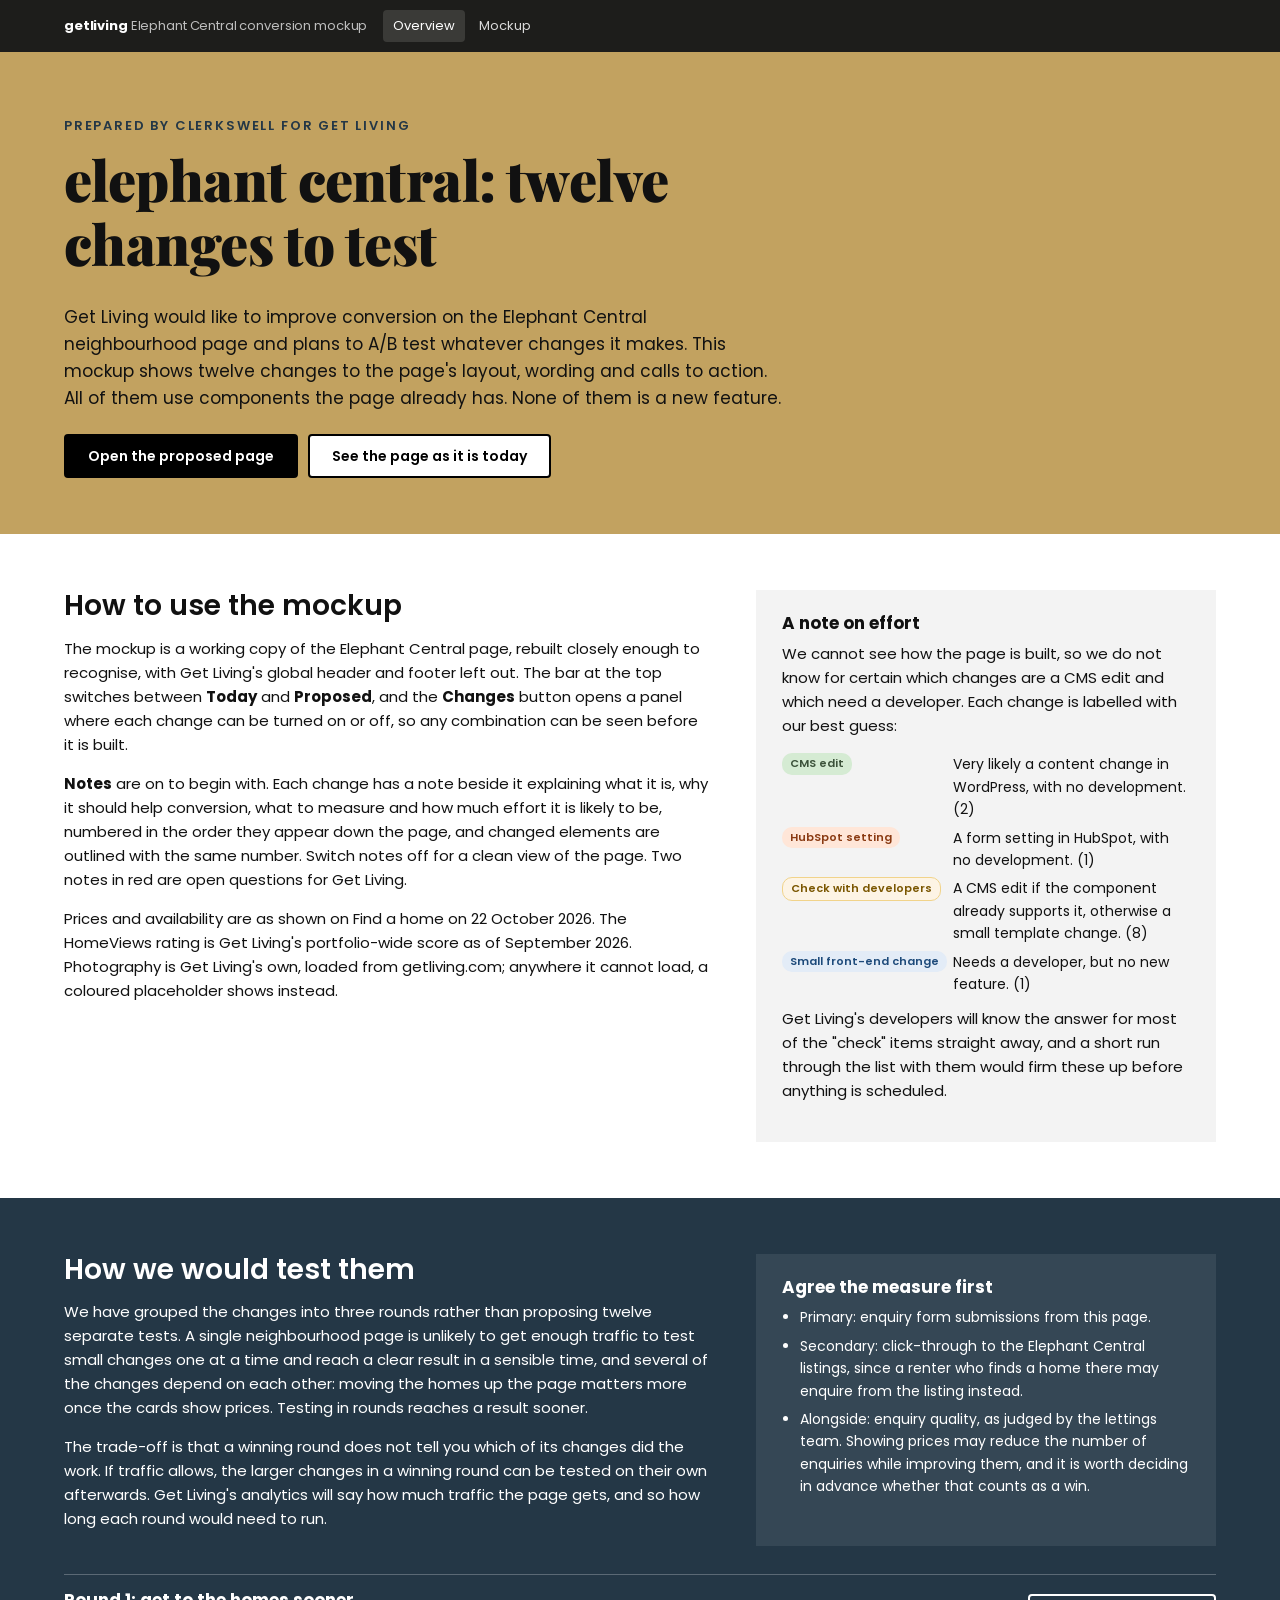
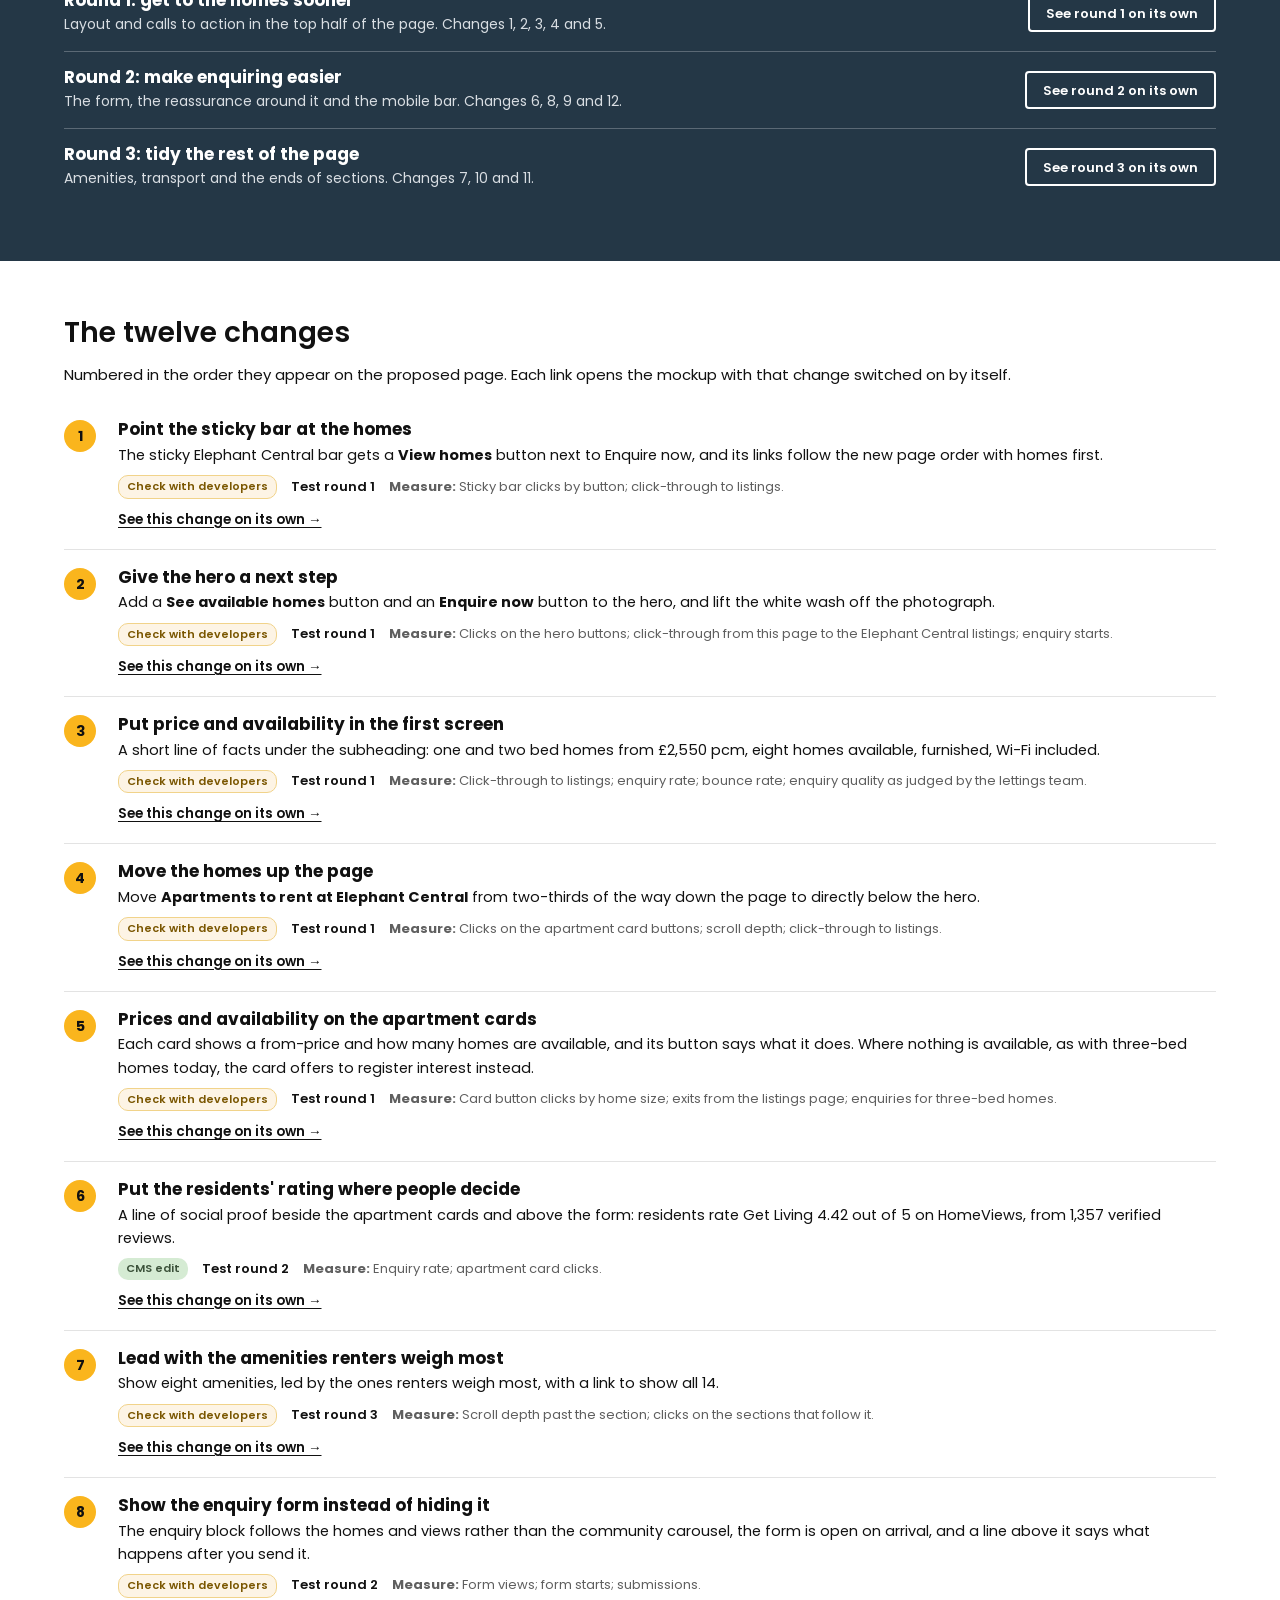
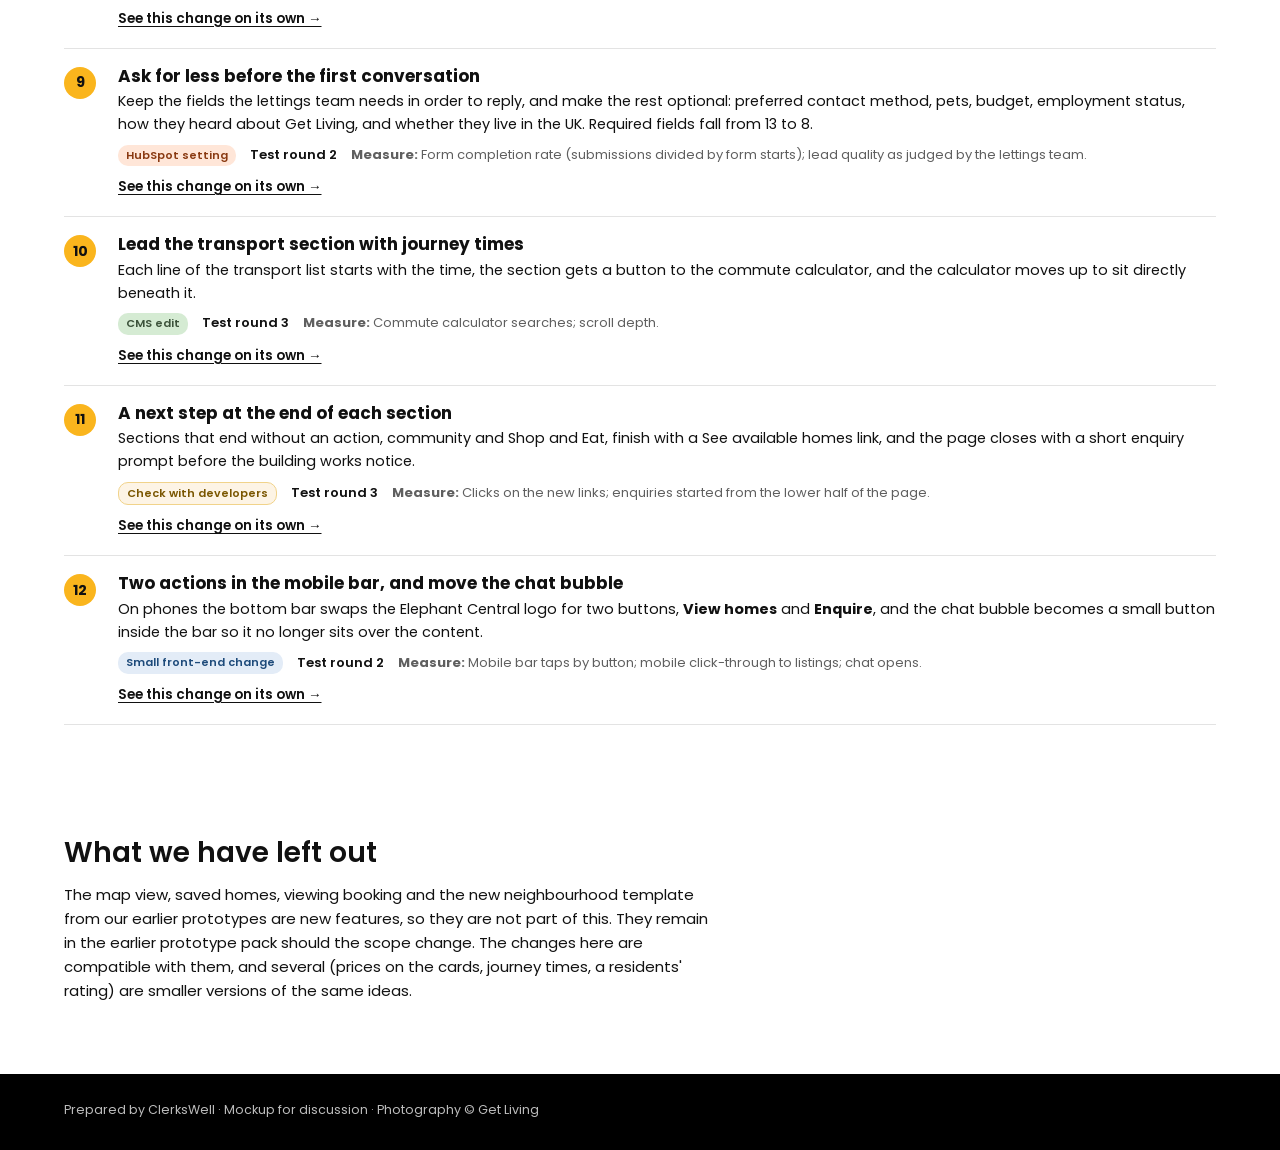
<file: docs/index.html>
<!DOCTYPE html>
<html lang="en-GB">
<head>
  <meta charset="utf-8">
  <meta name="viewport" content="width=device-width, initial-scale=1">
  <title>Elephant Central conversion mockup · Get Living</title>
  <link rel="stylesheet" href="./css/mockup.css">
</head>
<body>
  <a class="skip-link" href="#main">Skip to content</a>
  <!-- Mockup control bar (R01). Not part of the Get Living page: it switches
       between today's page and the proposed changes, and turns notes on. -->
  <div class="mk-bar">
    <div class="container">
      <a class="mk-brand" href="./index.html">getliving <span>Elephant Central conversion mockup</span></a>
      <nav class="mk-nav" aria-label="Mockup pages">
        <a href="./index.html" data-mk-page="overview">Overview</a>
        <a href="./pages/elephant-central.html" data-mk-page="mockup">Mockup</a>
      </nav>
      <span class="mk-spacer"></span>
      <div class="mk-seg" role="group" aria-label="Page version" data-mockup-only>
        <button type="button" data-mode="today" aria-pressed="false">Today</button>
        <button type="button" data-mode="proposed" aria-pressed="true">Proposed</button>
      </div>
      <span class="mk-status" data-status data-mockup-only aria-live="polite"></span>
      <button type="button" class="mk-btn" data-drawer-open aria-expanded="false" aria-controls="tweak-drawer" data-mockup-only>Changes</button>
      <button type="button" class="notes-toggle" role="switch" aria-checked="true" data-notes-toggle data-mockup-only>
        <span class="notes-track" aria-hidden="true"><span class="notes-thumb"></span></span>
        <span class="notes-label">Notes on</span>
      </button>
    </div>
  </div>


  <main id="main">
    <!-- Overview (R00) -->
    <section class="ov-hero" aria-labelledby="ov-h">
      <div class="container">
        <p class="kicker">Prepared by ClerksWell for Get Living</p>
        <h1 id="ov-h" class="display">Elephant Central: twelve changes to test</h1>
        <p class="lead">Get Living would like to improve conversion on the Elephant Central neighbourhood page and plans to A/B test whatever changes it makes. This mockup shows twelve changes to the page's layout, wording and calls to action. All of them use components the page already has. None of them is a new feature.</p>
        <div class="btns">
          <a class="btn btn-solid" href="./pages/elephant-central.html?t=all">Open the proposed page</a>
          <a class="btn" href="./pages/elephant-central.html?t=none">See the page as it is today</a>
        </div>
      </div>
    </section>

    <section class="ov" aria-labelledby="how-h">
      <div class="container cols">
        <div>
          <h2 id="how-h">How to use the mockup</h2>
          <p>The mockup is a working copy of the Elephant Central page, rebuilt closely enough to recognise, with Get Living's global header and footer left out. The bar at the top switches between <strong>Today</strong> and <strong>Proposed</strong>, and the <strong>Changes</strong> button opens a panel where each change can be turned on or off, so any combination can be seen before it is built.</p>
          <p><strong>Notes</strong> are on to begin with. Each change has a note beside it explaining what it is, why it should help conversion, what to measure and how much effort it is likely to be, numbered in the order they appear down the page, and changed elements are outlined with the same number. Switch notes off for a clean view of the page. Two notes in red are open questions for Get Living.</p>
          <p>Prices and availability are as shown on Find a home on 22 October 2026. The HomeViews rating is Get Living's portfolio-wide score as of September 2026. Photography is Get Living's own, loaded from getliving.com; anywhere it cannot load, a coloured placeholder shows instead.</p>
        </div>
        <div class="panel">
          <h3>A note on effort</h3>
          <p>We cannot see how the page is built, so we do not know for certain which changes are a CMS edit and which need a developer. Each change is labelled with our best guess:</p>
          <ul class="effort-key">
            <li><span class="chip chip-cms">CMS edit</span><span>Very likely a content change in WordPress, with no development. (2)</span></li>
            <li><span class="chip chip-hubspot">HubSpot setting</span><span>A form setting in HubSpot, with no development. (1)</span></li>
            <li><span class="chip chip-check">Check with developers</span><span>A CMS edit if the component already supports it, otherwise a small template change. (8)</span></li>
            <li><span class="chip chip-dev">Small front-end change</span><span>Needs a developer, but no new feature. (1)</span></li>
          </ul>
          <p class="after-key">Get Living's developers will know the answer for most of the "check" items straight away, and a short run through the list with them would firm these up before anything is scheduled.</p>
        </div>
      </div>
    </section>

    <section class="ov ov-dark" aria-labelledby="test-h">
      <div class="container cols">
        <div>
          <h2 id="test-h">How we would test them</h2>
          <p>We have grouped the changes into three rounds rather than proposing twelve separate tests. A single neighbourhood page is unlikely to get enough traffic to test small changes one at a time and reach a clear result in a sensible time, and several of the changes depend on each other: moving the homes up the page matters more once the cards show prices. Testing in rounds reaches a result sooner.</p>
          <p>The trade-off is that a winning round does not tell you which of its changes did the work. If traffic allows, the larger changes in a winning round can be tested on their own afterwards. Get Living's analytics will say how much traffic the page gets, and so how long each round would need to run.</p>
        </div>
        <div class="panel">
          <h3>Agree the measure first</h3>
          <ul>
            <li>Primary: enquiry form submissions from this page.</li>
            <li>Secondary: click-through to the Elephant Central listings, since a renter who finds a home there may enquire from the listing instead.</li>
            <li>Alongside: enquiry quality, as judged by the lettings team. Showing prices may reduce the number of enquiries while improving them, and it is worth deciding in advance whether that counts as a win.</li>
          </ul>
        </div>
      </div>
      <div class="container">
        <div class="round-list" data-round-list data-page="pages/elephant-central.html"></div>
      </div>
    </section>

    <section class="ov" aria-labelledby="list-h">
      <div class="container">
        <h2 id="list-h">The twelve changes</h2>
        <p>Numbered in the order they appear on the proposed page. Each link opens the mockup with that change switched on by itself.</p>
        <div data-tweak-list data-page="pages/elephant-central.html"></div>
      </div>
    </section>

    <section class="ov" aria-labelledby="out-h">
      <div class="container cols">
        <div>
          <h2 id="out-h">What we have left out</h2>
          <p>The map view, saved homes, viewing booking and the new neighbourhood template from our earlier prototypes are new features, so they are not part of this. They remain in the earlier prototype pack should the scope change. The changes here are compatible with them, and several (prices on the cards, journey times, a residents' rating) are smaller versions of the same ideas.</p>
        </div>
      </div>
    </section>
  </main>

  <footer class="ec-end"><div class="container">Prepared by ClerksWell · Mockup for discussion · Photography © Get Living</div></footer>

  <script src="./js/tweaks.js"></script>
  <script src="./js/mockup.js"></script>
</body>
</html>
</file>
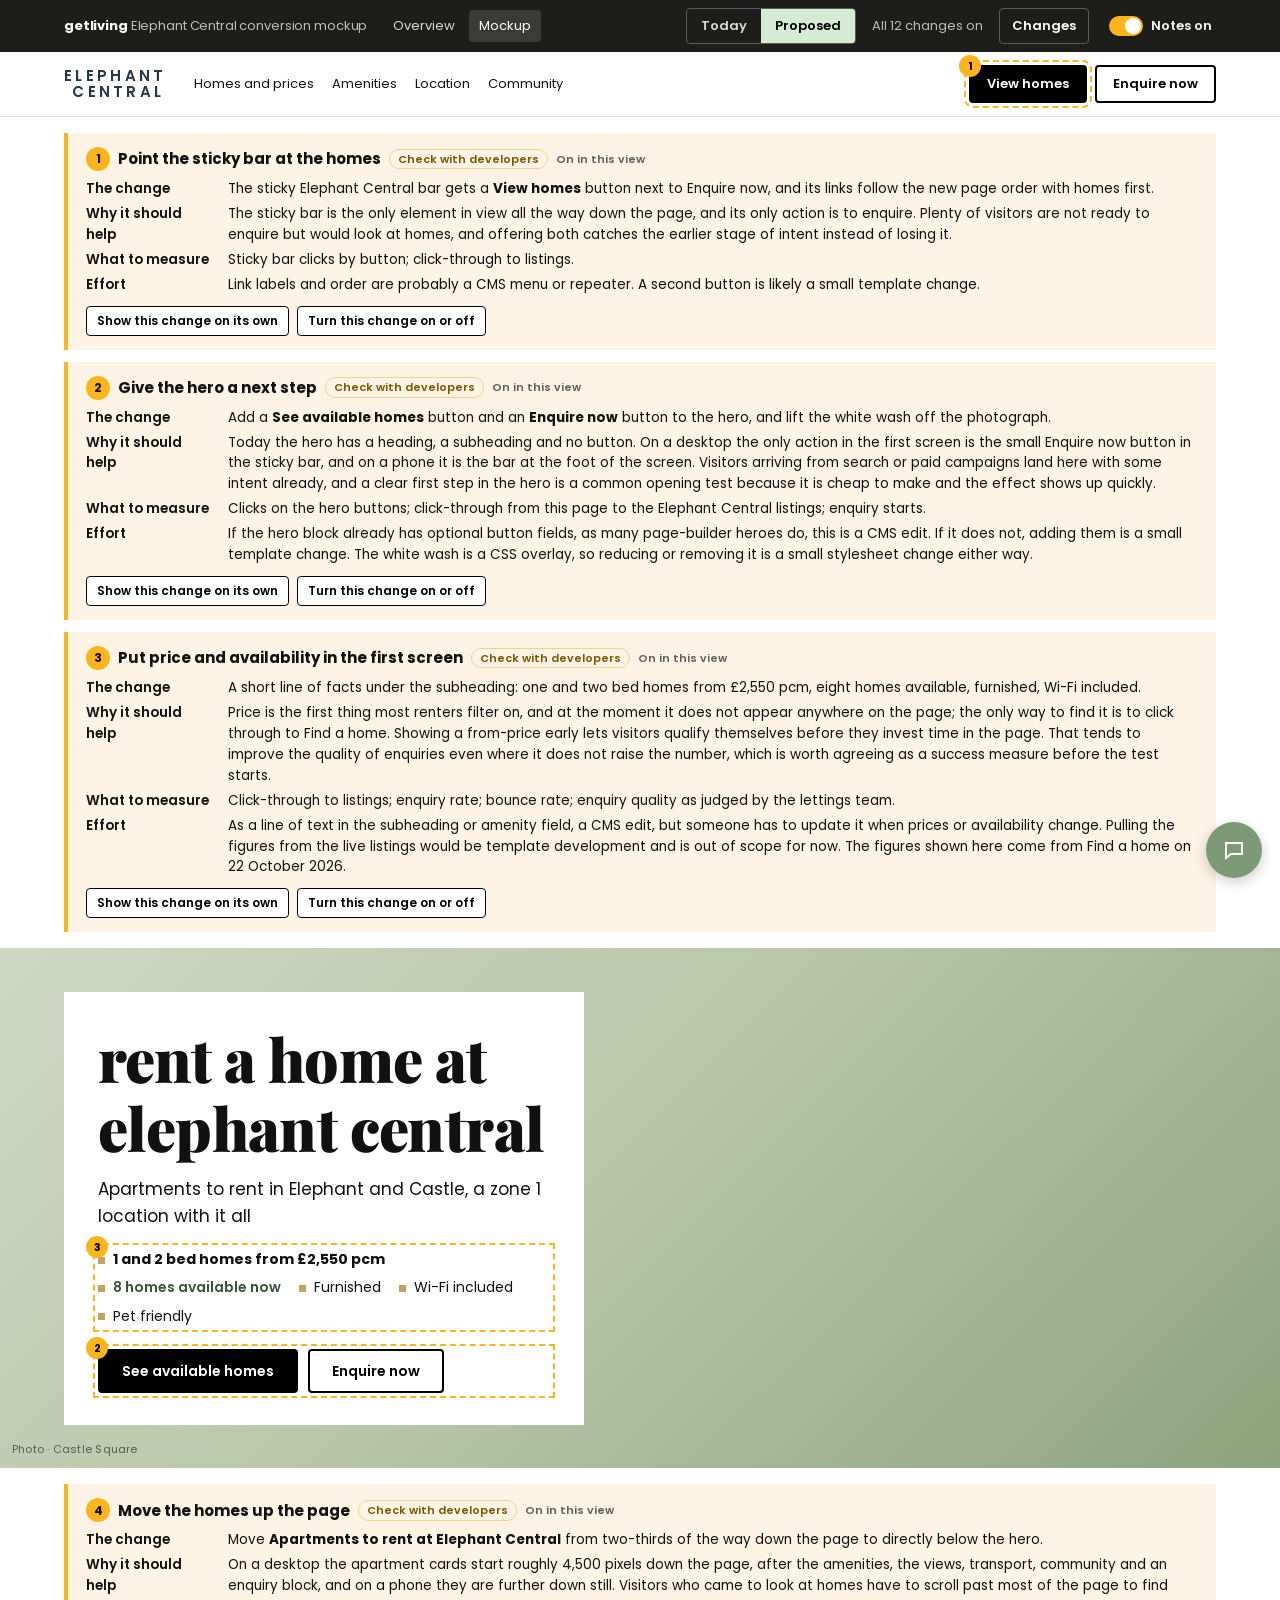
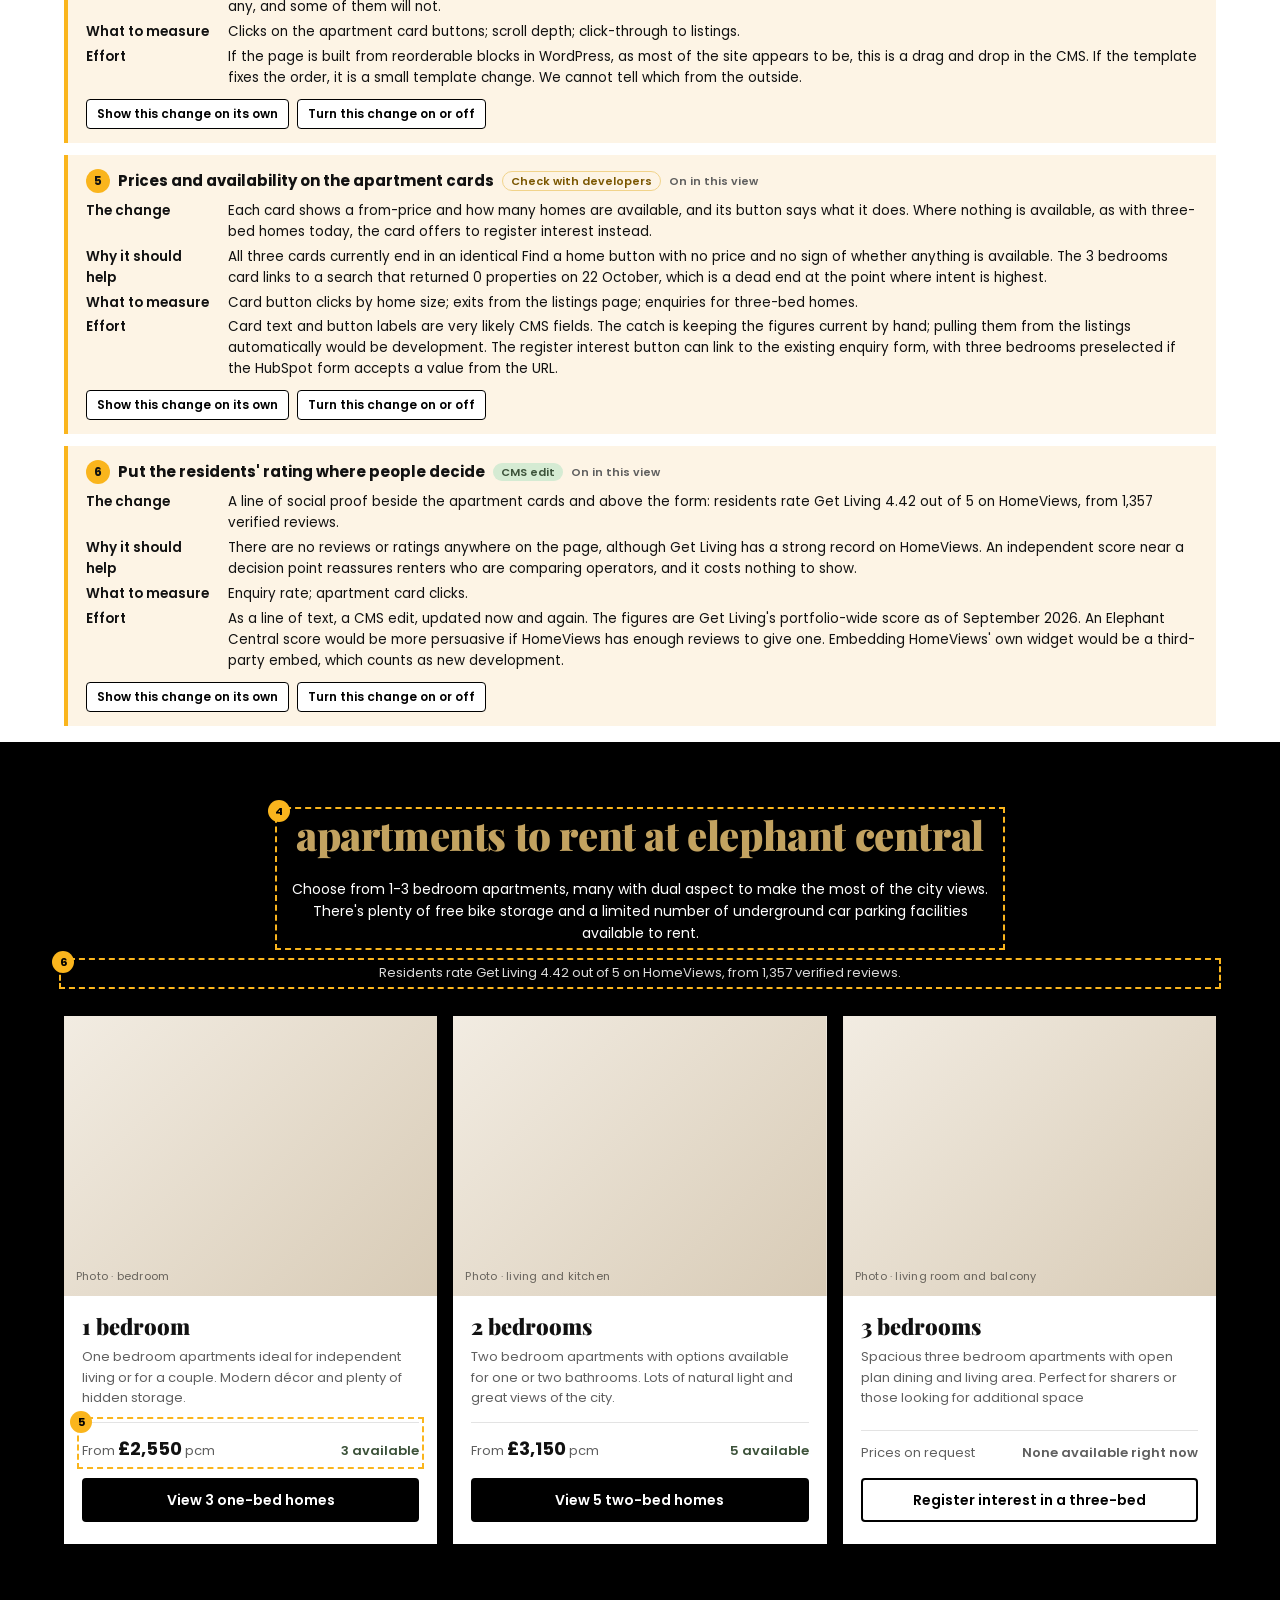
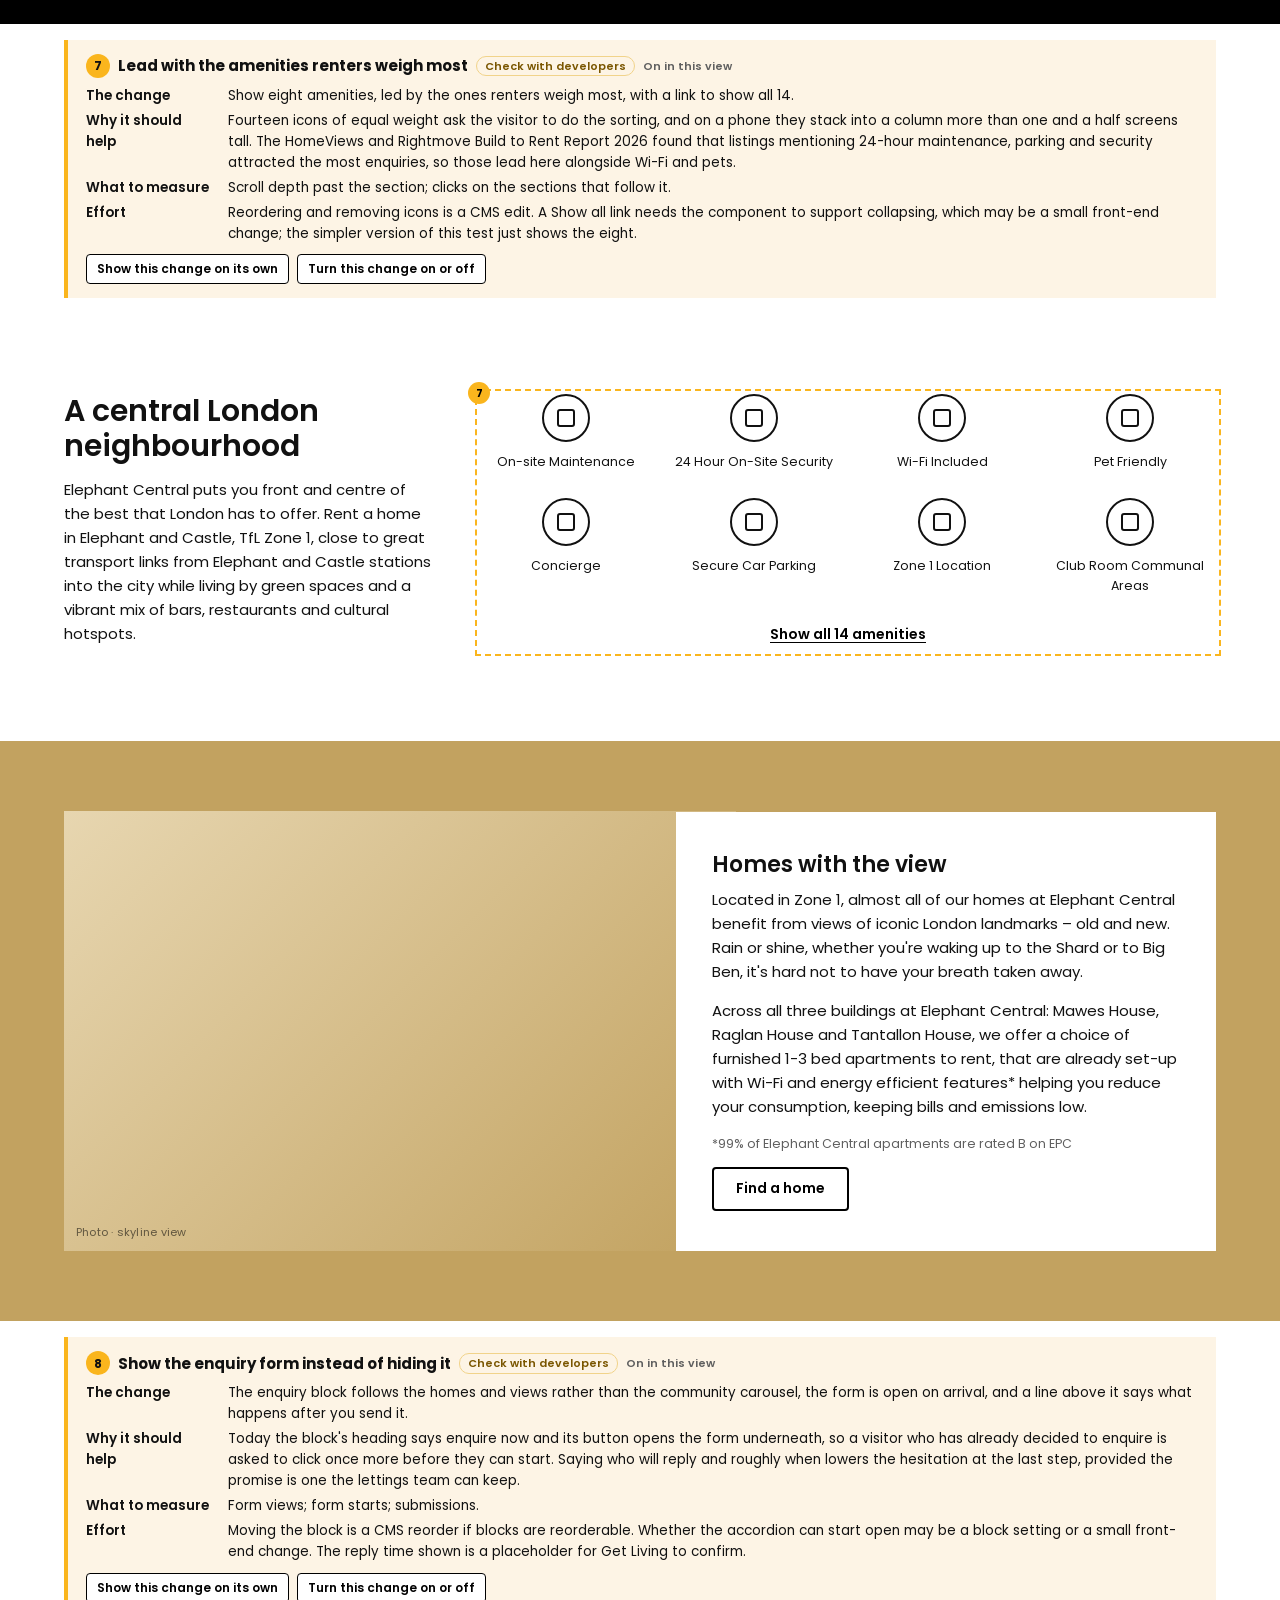
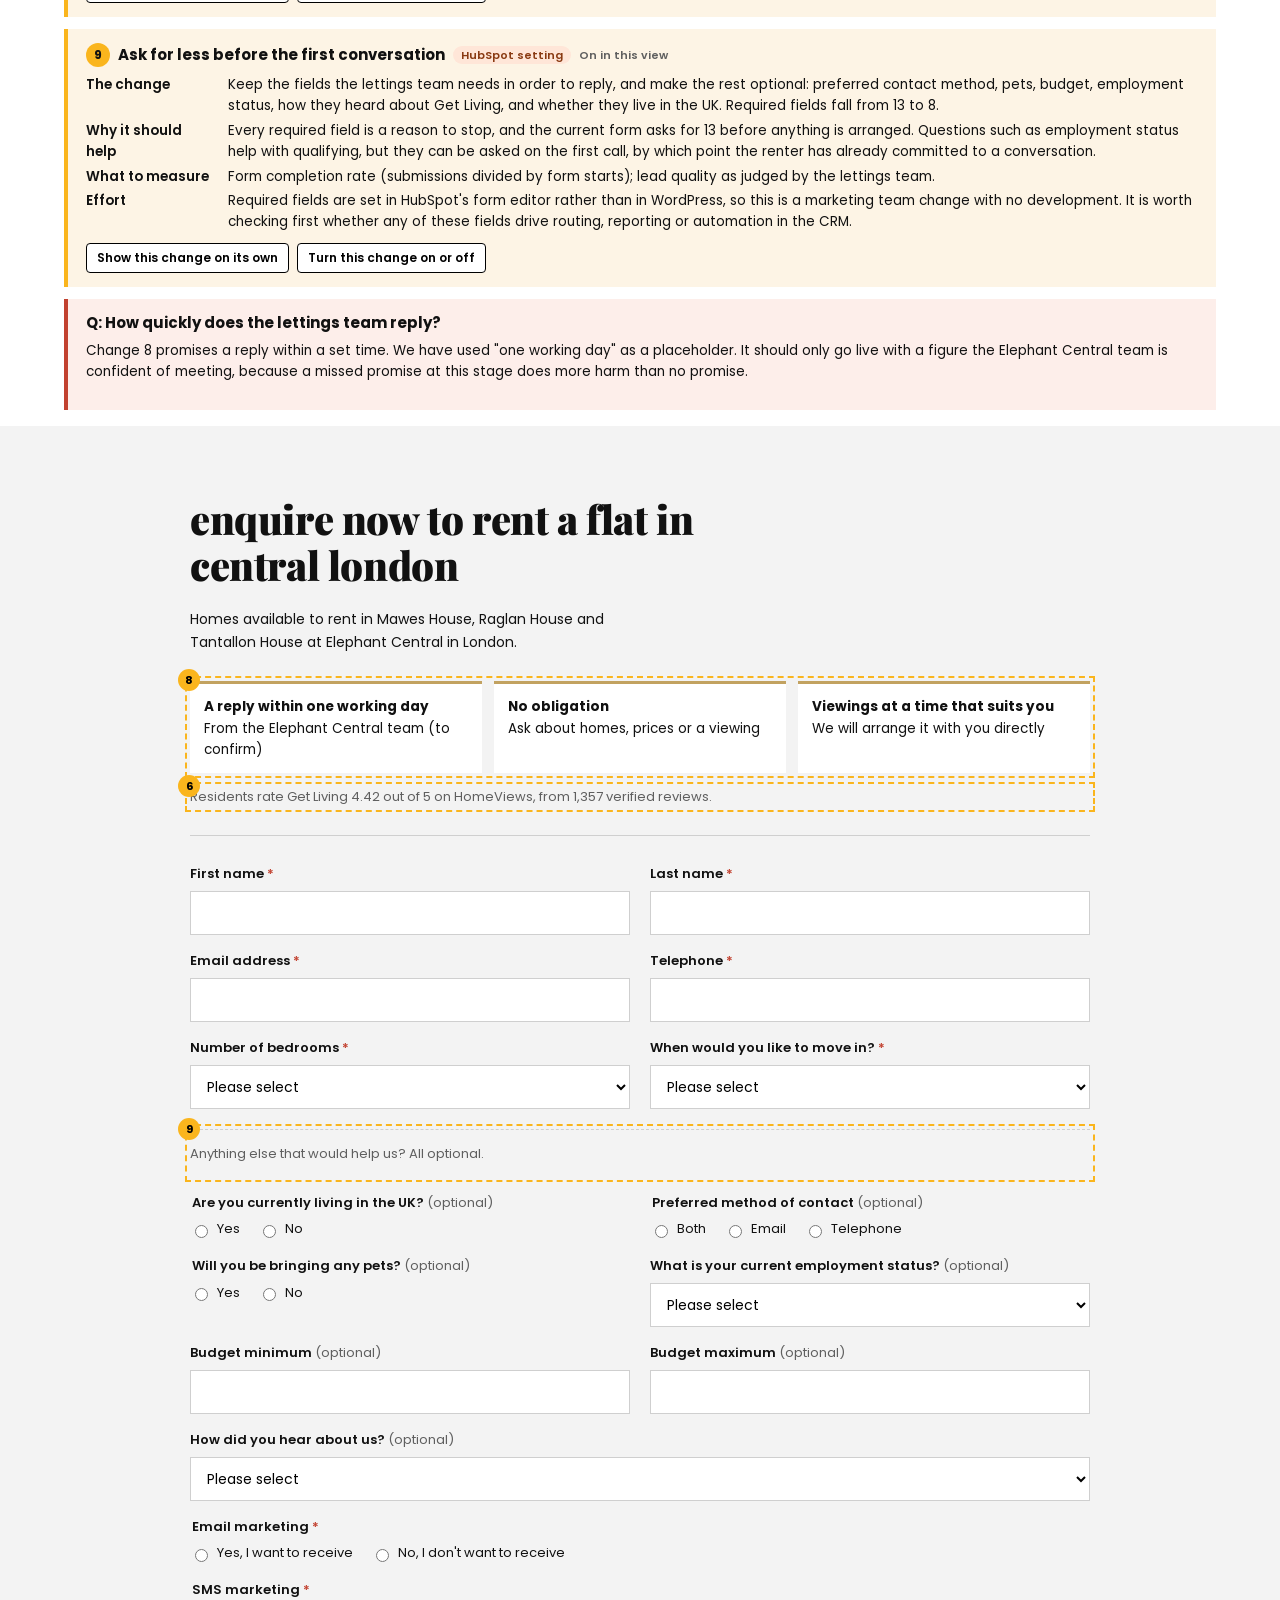
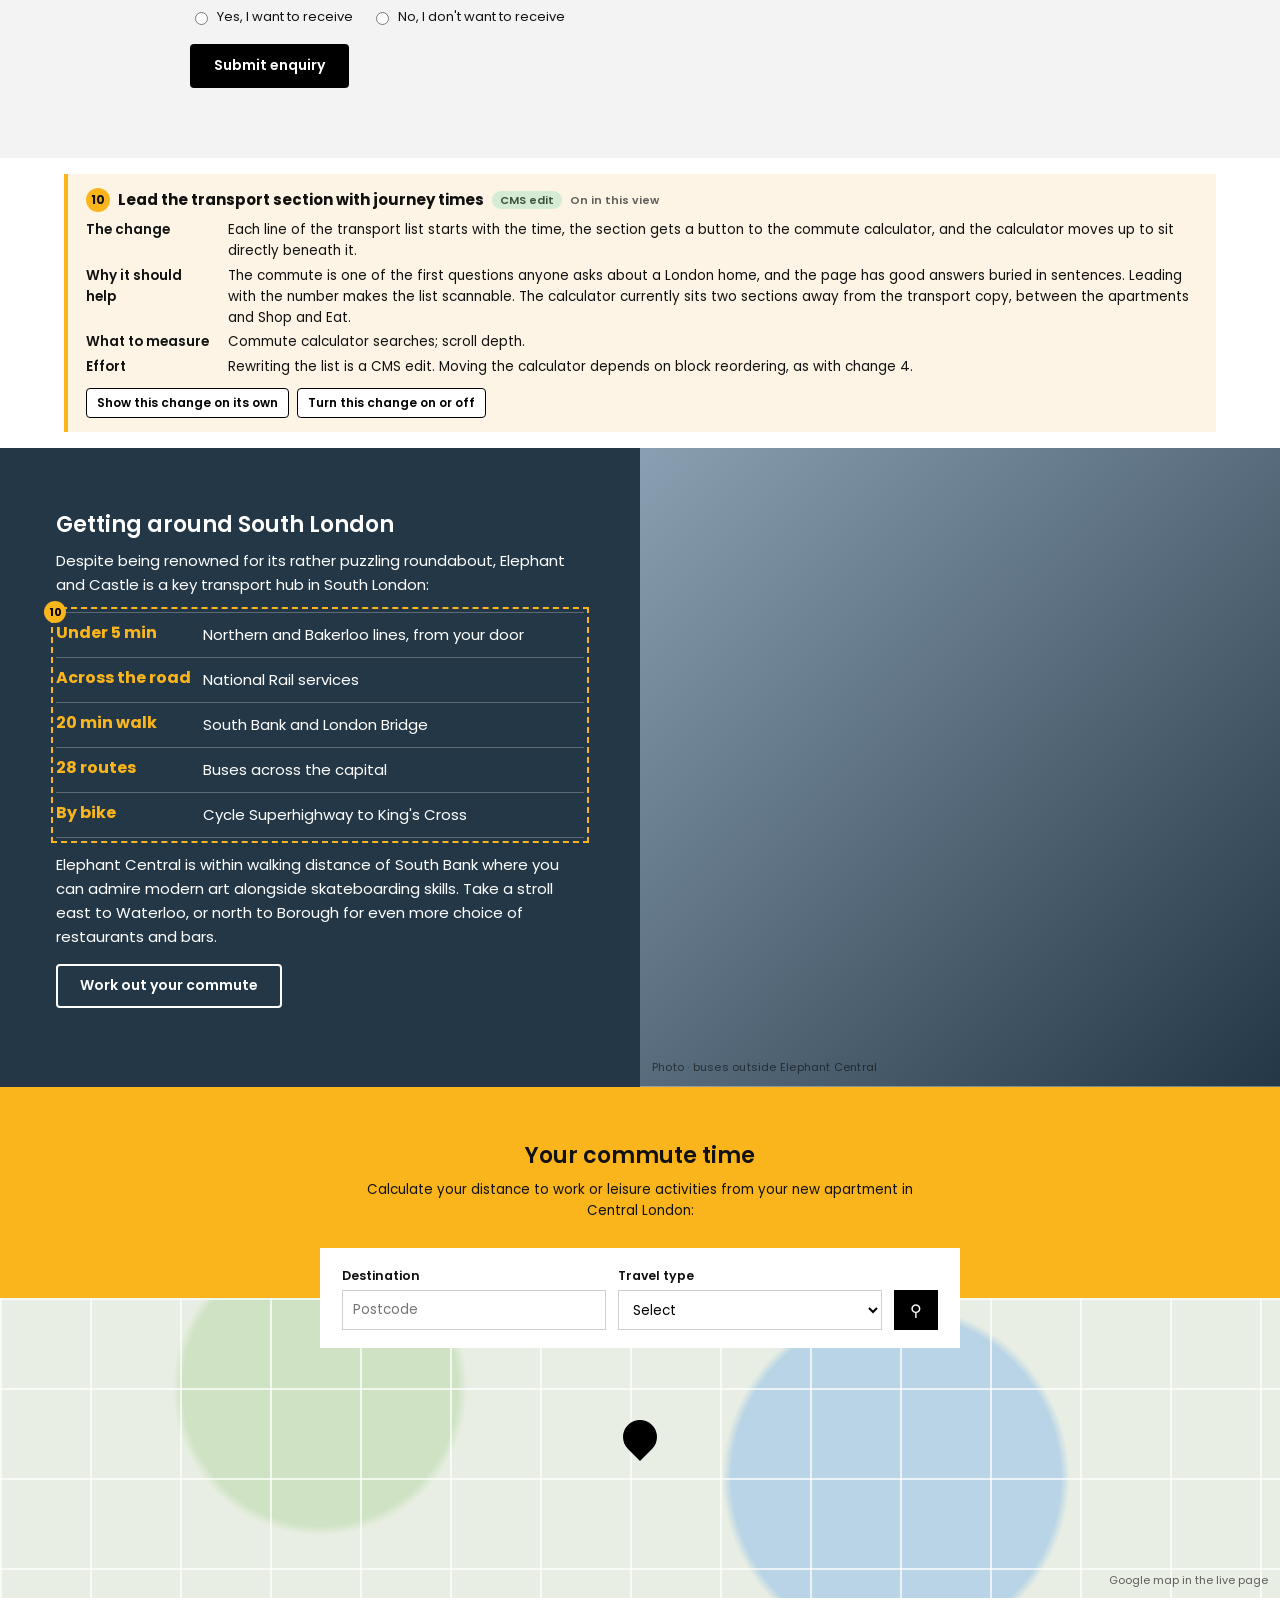
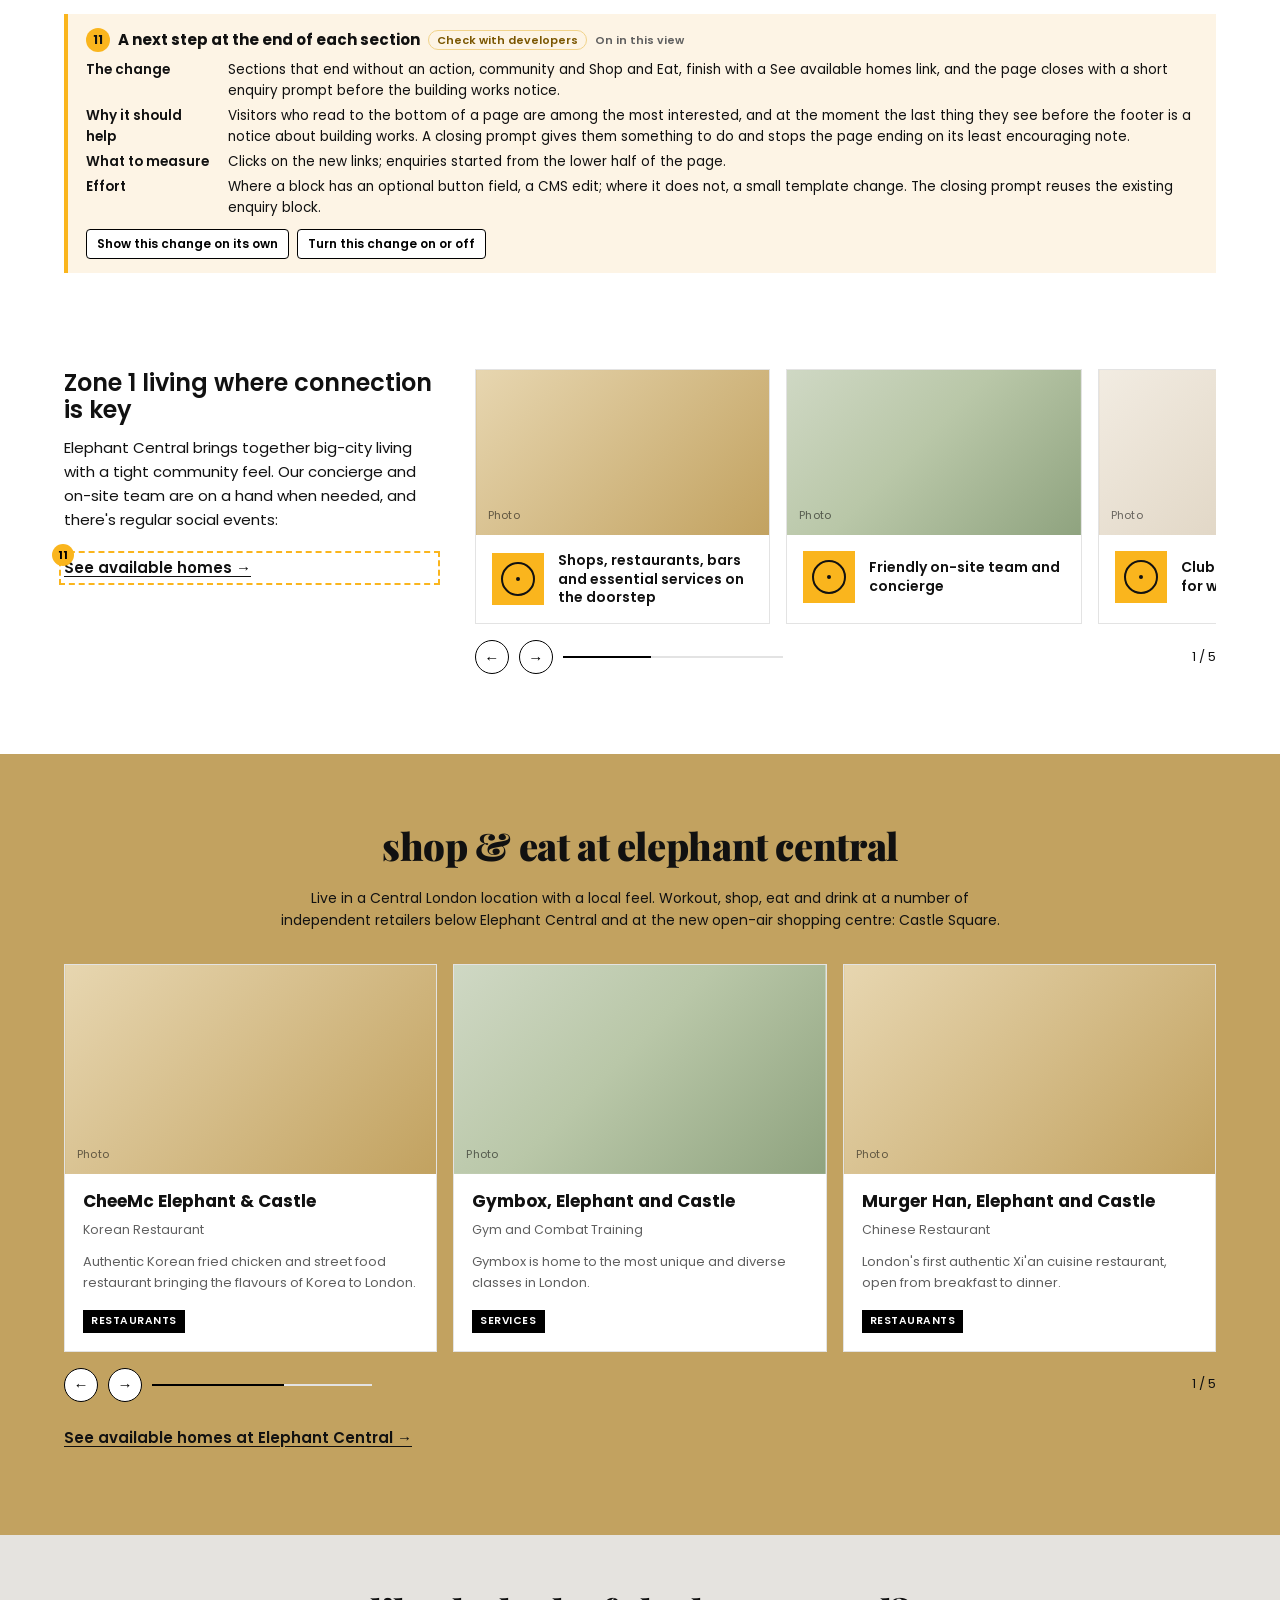
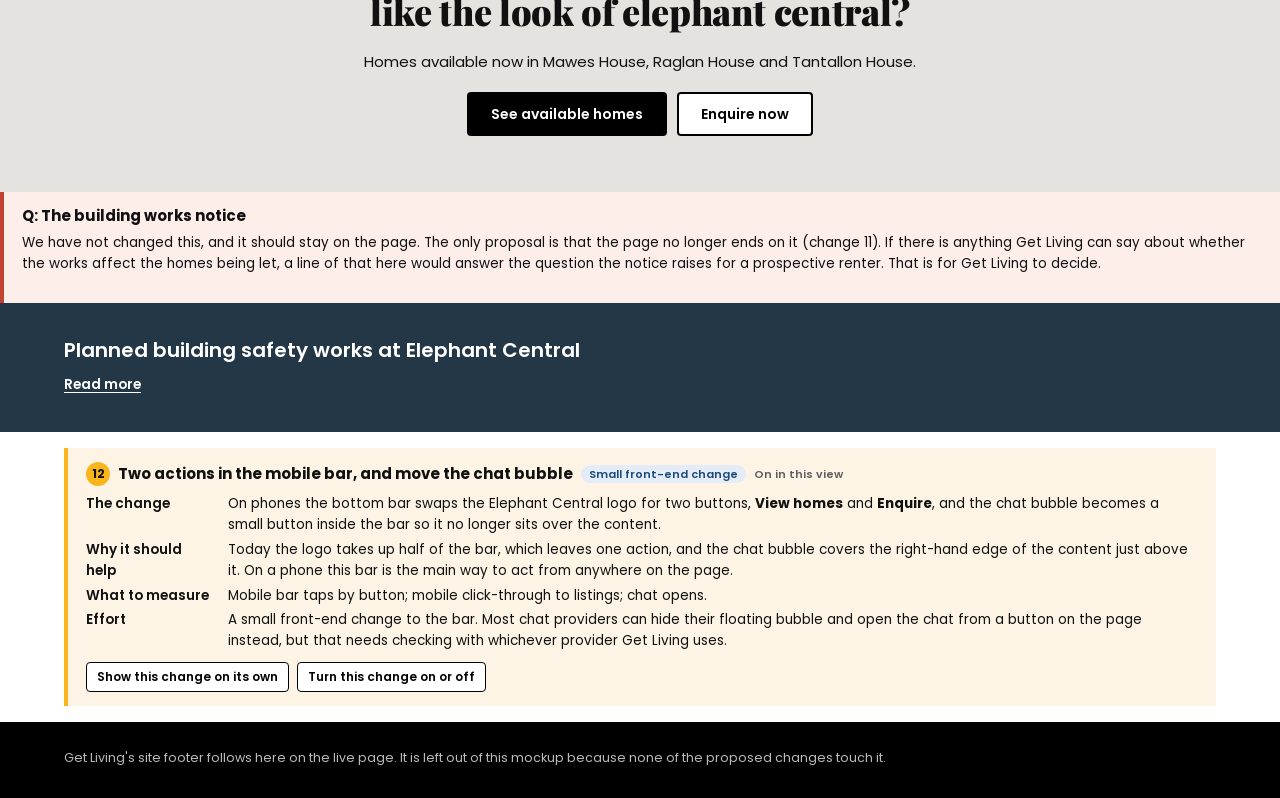
<file: docs/pages/elephant-central.html>
<!DOCTYPE html>
<html lang="en-GB">
<head>
  <meta charset="utf-8">
  <meta name="viewport" content="width=device-width, initial-scale=1">
  <title>Elephant Central mockup · Get Living</title>
  <link rel="stylesheet" href="../css/mockup.css">
</head>
<body data-mockup>
  <a class="skip-link" href="#main">Skip to content</a>
  <!-- Mockup control bar (R01). Not part of the Get Living page: it switches
       between today's page and the proposed changes, and turns notes on. -->
  <div class="mk-bar">
    <div class="container">
      <a class="mk-brand" href="../index.html">getliving <span>Elephant Central conversion mockup</span></a>
      <nav class="mk-nav" aria-label="Mockup pages">
        <a href="../index.html" data-mk-page="overview">Overview</a>
        <a href="../pages/elephant-central.html" data-mk-page="mockup">Mockup</a>
      </nav>
      <span class="mk-spacer"></span>
      <div class="mk-seg" role="group" aria-label="Page version" data-mockup-only>
        <button type="button" data-mode="today" aria-pressed="false">Today</button>
        <button type="button" data-mode="proposed" aria-pressed="true">Proposed</button>
      </div>
      <span class="mk-status" data-status data-mockup-only aria-live="polite"></span>
      <button type="button" class="mk-btn" data-drawer-open aria-expanded="false" aria-controls="tweak-drawer" data-mockup-only>Changes</button>
      <button type="button" class="notes-toggle" role="switch" aria-checked="true" data-notes-toggle data-mockup-only>
        <span class="notes-track" aria-hidden="true"><span class="notes-thumb"></span></span>
        <span class="notes-label">Notes on</span>
      </button>
    </div>
  </div>


  <!-- Tweak panel (R02) -->
  <div class="mk-scrim" data-scrim data-drawer-close hidden></div>
  <div class="mk-drawer" id="tweak-drawer" role="dialog" aria-modal="true" aria-labelledby="drawer-title" data-drawer hidden>
    <header>
      <h2 id="drawer-title">The 12 changes</h2>
      <button type="button" class="close" aria-label="Close" data-drawer-close>&times;</button>
    </header>
    <div class="body" data-drawer-body>
      <p>Turn changes on and off to see them alone or in any combination. Each one uses a component the page already has.</p>
    </div>
  </div>

  <!-- Elephant Central sticky bar (T10). Get Living's global header is left out. -->
  <div class="ec-sub" id="subnav">
    <div class="container">
      <a class="ec-logo" href="#hero" aria-label="Elephant Central, top of page">Elephant<span>Central</span></a>
      <nav aria-label="On this page" data-hide="subnav">
        <a href="#intro">Your neighbourhood</a>
        <a href="#transport">Location</a>
        <a href="#community">Amenities</a>
        <a href="#apartments">Apartments</a>
      </nav>
      <nav aria-label="On this page" data-show="subnav" hidden>
        <a href="#apartments">Homes and prices</a>
        <a href="#intro">Amenities</a>
        <a href="#transport">Location</a>
        <a href="#community">Community</a>
      </nav>
      <div class="cta">
        <a class="btn btn-sm btn-solid" href="https://www.getliving.com/find-a-home/?neighbourhood=elephant-central" data-show="subnav" data-mark="1" hidden>View homes</a>
        <a class="btn btn-sm" href="#enquire">Enquire now</a>
      </div>
    </div>
  </div>

  <main id="main" class="ec-main">

    <!-- ===== Hero (T1, T2) ===== -->
    <div class="ec-sec" id="hero">
      <div class="note-slot" data-note="1 2 3"></div>
      <section class="ec-hero" aria-labelledby="h1">
        <div class="ph" role="img" aria-label="Planting and apartment buildings at Castle Square, Elephant Central" data-label="Photo · Castle Square" data-img="https://www.getliving.com/wp-content/uploads/2025/06/elephant-central-castle-square-greenery-1920x1280-1.jpeg"></div>
        <div class="wash" aria-hidden="true"></div>
        <div class="container">
          <div class="copy">
            <h1 id="h1" class="display">Rent a home at Elephant Central</h1>
            <p class="sub">Apartments to rent in Elephant and Castle, a zone 1 location with it all</p>
            <ul class="facts" data-show="hero-facts" data-mark="3" hidden>
              <li><span class="price">1 and 2 bed homes from £2,550 pcm</span></li>
              <li><span class="avail">8 homes available now</span></li>
              <li>Furnished</li>
              <li>Wi-Fi included</li>
              <li>Pet friendly</li>
            </ul>
            <div class="ctas" data-show="hero-cta" data-mark="2" hidden>
              <a class="btn btn-solid" href="https://www.getliving.com/find-a-home/?neighbourhood=elephant-central">See available homes</a>
              <a class="btn" href="#enquire">Enquire now</a>
            </div>
          </div>
        </div>
      </section>
    </div>

    <!-- ===== Intro and amenities (T5) ===== -->
    <div class="ec-sec" id="intro">
      <div class="note-slot" data-note="7"></div>
      <section class="ec-intro" aria-labelledby="intro-h">
        <div class="container grid">
          <div>
            <h2 id="intro-h">A central London neighbourhood</h2>
            <p>Elephant Central puts you front and centre of the best that London has to offer. Rent a home in Elephant and Castle, TfL Zone 1, close to great transport links from Elephant and Castle stations into the city while living by green spaces and a vibrant mix of bars, restaurants and cultural hotspots.</p>
          </div>
          <div>
            <!-- Today: all 14, in the live order -->
            <ul class="amen" data-hide="amenities">
              <li><span class="ico" data-icon="https://www.getliving.com/wp-content/uploads/2023/05/Locations.svg"></span>Zone 1 Location</li>
              <li><span class="ico" data-icon="https://www.getliving.com/wp-content/uploads/2023/07/wifi_black_icon.svg"></span>Wi-Fi Included</li>
              <li><span class="ico" data-icon="https://www.getliving.com/wp-content/uploads/2023/05/Concierge.svg"></span>Concierge</li>
              <li><span class="ico" data-icon="https://www.getliving.com/wp-content/uploads/2023/05/Transport-links.svg"></span>Great Transport Links</li>
              <li><span class="ico" data-icon="https://www.getliving.com/wp-content/uploads/2023/05/On-Site-Maintenance.svg"></span>On-site Maintenance</li>
              <li><span class="ico" data-icon="https://www.getliving.com/wp-content/uploads/2023/05/24HR-Security.svg"></span>24 Hour On-Site Security</li>
              <li><span class="ico" data-icon="https://www.getliving.com/wp-content/uploads/2023/05/Pet-Friendly.svg"></span>Pet Friendly</li>
              <li><span class="ico" data-icon="https://www.getliving.com/wp-content/uploads/2023/07/parcel_receiving_black_icon.svg"></span>Parcel Lockers</li>
              <li><span class="ico" data-icon="https://www.getliving.com/wp-content/uploads/2023/05/Courtyard-Gardens.svg"></span>Courtyard Gardens</li>
              <li><span class="ico" data-icon="https://www.getliving.com/wp-content/uploads/2023/05/Club-Room-_-Communal-Areas.svg"></span>Club Room Communal Areas</li>
              <li><span class="ico" data-icon="https://www.getliving.com/wp-content/uploads/2023/05/Bars.svg"></span>Independent Bars, Shops &amp; Restaurants</li>
              <li><span class="ico" data-icon="https://www.getliving.com/wp-content/uploads/2023/05/Events.svg"></span>Resident Events</li>
              <li><span class="ico" data-icon="https://www.getliving.com/wp-content/uploads/2023/05/Secure-Bike-Storage.svg"></span>Secure Bike Storage</li>
              <li><span class="ico" data-icon="https://www.getliving.com/wp-content/uploads/2023/05/Secure-Car-Parking.svg"></span>Secure Car Parking</li>
            </ul>
            <!-- Proposed: eight first, the rest behind Show all -->
            <div data-show="amenities" data-mark="7" hidden>
              <ul class="amen amen-b">
                <li><span class="ico" data-icon="https://www.getliving.com/wp-content/uploads/2023/05/On-Site-Maintenance.svg"></span>On-site Maintenance</li>
                <li><span class="ico" data-icon="https://www.getliving.com/wp-content/uploads/2023/05/24HR-Security.svg"></span>24 Hour On-Site Security</li>
                <li><span class="ico" data-icon="https://www.getliving.com/wp-content/uploads/2023/07/wifi_black_icon.svg"></span>Wi-Fi Included</li>
                <li><span class="ico" data-icon="https://www.getliving.com/wp-content/uploads/2023/05/Pet-Friendly.svg"></span>Pet Friendly</li>
                <li><span class="ico" data-icon="https://www.getliving.com/wp-content/uploads/2023/05/Concierge.svg"></span>Concierge</li>
                <li><span class="ico" data-icon="https://www.getliving.com/wp-content/uploads/2023/05/Secure-Car-Parking.svg"></span>Secure Car Parking</li>
                <li><span class="ico" data-icon="https://www.getliving.com/wp-content/uploads/2023/05/Locations.svg"></span>Zone 1 Location</li>
                <li><span class="ico" data-icon="https://www.getliving.com/wp-content/uploads/2023/05/Club-Room-_-Communal-Areas.svg"></span>Club Room Communal Areas</li>
              </ul>
              <ul class="amen amen-b" id="amen-extra" hidden>
                <li><span class="ico" data-icon="https://www.getliving.com/wp-content/uploads/2023/05/Transport-links.svg"></span>Great Transport Links</li>
                <li><span class="ico" data-icon="https://www.getliving.com/wp-content/uploads/2023/07/parcel_receiving_black_icon.svg"></span>Parcel Lockers</li>
                <li><span class="ico" data-icon="https://www.getliving.com/wp-content/uploads/2023/05/Courtyard-Gardens.svg"></span>Courtyard Gardens</li>
                <li><span class="ico" data-icon="https://www.getliving.com/wp-content/uploads/2023/05/Bars.svg"></span>Independent Bars, Shops &amp; Restaurants</li>
                <li><span class="ico" data-icon="https://www.getliving.com/wp-content/uploads/2023/05/Events.svg"></span>Resident Events</li>
                <li><span class="ico" data-icon="https://www.getliving.com/wp-content/uploads/2023/05/Secure-Bike-Storage.svg"></span>Secure Bike Storage</li>
              </ul>
              <div class="amen-more"><button type="button" data-amen-more aria-expanded="false" aria-controls="amen-extra">Show all 14 amenities</button></div>
            </div>
          </div>
        </div>
      </section>
    </div>

    <!-- ===== Homes with the view ===== -->
    <div class="ec-sec" id="view">
      <section class="ec-view" aria-labelledby="view-h">
        <div class="container grid">
          <div class="ph tone-gold" role="img" aria-label="The London skyline from the Elephant Central courtyard" data-label="Photo · skyline view" data-img="https://www.getliving.com/wp-content/uploads/2025/06/elephant-central-courtyard-skyline-view-1400x1396.jpeg"></div>
          <div class="card">
            <h2 id="view-h">Homes with the view</h2>
            <p>Located in Zone 1, almost all of our homes at Elephant Central benefit from views of iconic London landmarks – old and new. Rain or shine, whether you're waking up to the Shard or to Big Ben, it's hard not to have your breath taken away.</p>
            <p>Across all three buildings at Elephant Central: Mawes House, Raglan House and Tantallon House, we offer a choice of furnished 1-3 bed apartments to rent, that are already set-up with Wi-Fi and energy efficient features* helping you reduce your consumption, keeping bills and emissions low.</p>
            <p class="fine">*99% of Elephant Central apartments are rated B on EPC</p>
            <div class="btns">
              <a class="btn" href="https://www.getliving.com/find-a-home/?neighbourhood=elephant-central">Find a home</a>
            </div>
          </div>
        </div>
      </section>
    </div>

    <!-- ===== Getting around (T9) ===== -->
    <div class="ec-sec" id="transport">
      <div class="note-slot" data-note="10"></div>
      <section class="ec-transport" aria-labelledby="transport-h">
        <div class="grid">
          <div class="panel">
            <h3 id="transport-h">Getting around South London</h3>
            <p>Despite being renowned for its rather puzzling roundabout, Elephant and Castle is a key transport hub in South London:</p>
            <ul data-hide="transport">
              <li>20 minute walk to South Bank and London Bridge</li>
              <li>Access Northern and Bakerloo lines in less than 5 minutes from your door</li>
              <li>28 bus routes spanning the capital run through Elephant and Castle</li>
              <li>National Rail train services from across the road</li>
              <li>It's on the Cycle Superhighway, connecting to King's Cross</li>
            </ul>
            <ul class="times" data-show="transport" data-mark="10" hidden>
              <li><strong>Under 5 min</strong><span>Northern and Bakerloo lines, from your door</span></li>
              <li><strong>Across the road</strong><span>National Rail services</span></li>
              <li><strong>20 min walk</strong><span>South Bank and London Bridge</span></li>
              <li><strong>28 routes</strong><span>Buses across the capital</span></li>
              <li><strong>By bike</strong><span>Cycle Superhighway to King's Cross</span></li>
            </ul>
            <p>Elephant Central is within walking distance of South Bank where you can admire modern art alongside skateboarding skills. Take a stroll east to Waterloo, or north to Borough for even more choice of restaurants and bars.</p>
            <p data-hide="transport"><a href="#commute">Calculate your commute time</a> via train, bus, bike or walking.</p>
            <p data-show="transport" hidden><a class="btn btn-light" href="#commute">Work out your commute</a></p>
          </div>
          <div class="ph tone-navy" role="img" aria-label="Buses passing Elephant Central" data-label="Photo · buses outside Elephant Central" data-img="https://www.getliving.com/wp-content/uploads/2023/08/EC-Road-Buses-1400x1400-1.jpg"></div>
        </div>
      </section>
    </div>

    <!-- ===== Community carousel (T12) ===== -->
    <div class="ec-sec" id="community">
      <div class="note-slot" data-note="11"></div>
      <section class="ec-community" aria-labelledby="community-h">
        <div class="container grid">
          <div>
            <h3 id="community-h">Zone 1 living where connection is key</h3>
            <p>Elephant Central brings together big-city living with a tight community feel. Our concierge and on-site team are on a hand when needed, and there's regular social events:</p>
            <p class="sec-cta" data-show="section-ctas" data-mark="11" hidden><a class="link-arrow" href="https://www.getliving.com/find-a-home/?neighbourhood=elephant-central">See available homes</a></p>
          </div>
          <div data-car tabindex="0" aria-roledescription="carousel" aria-label="Life at Elephant Central">
            <div class="car">
              <div class="car-track">
                <article class="car-card"><div class="ph tone-gold" data-label="Photo" data-img="https://www.getliving.com/wp-content/uploads/2023/07/EC-Pizza-Papagone-Serving-Pasta-V2-1000x500-1.jpg"></div><div class="txt"><span class="badge"><span class="ico" data-icon="https://www.getliving.com/wp-content/uploads/2023/05/Supermarket.svg"></span></span>Shops, restaurants, bars and essential services on the doorstep</div></article>
                <article class="car-card"><div class="ph" data-label="Photo" data-img="https://www.getliving.com/wp-content/uploads/2023/08/EC-Concierge-People-1000x700-1.jpg"></div><div class="txt"><span class="badge"><span class="ico" data-icon="https://www.getliving.com/wp-content/uploads/2023/05/Concierge.svg"></span></span>Friendly on-site team and concierge</div></article>
                <article class="car-card"><div class="ph tone-room" data-label="Photo" data-img="https://www.getliving.com/wp-content/uploads/2025/06/elephant-central-remote-working-1000x500-1.jpg"></div><div class="txt"><span class="badge"><span class="ico" data-icon="https://www.getliving.com/wp-content/uploads/2024/07/club_room_communal_areas_black_icon.svg"></span></span>Club Room with spaces for working and relaxing</div></article>
                <article class="car-card"><div class="ph" data-label="Photo" data-img="https://www.getliving.com/wp-content/uploads/2023/07/Stock-Man-Workout-Steps-1000x500-1.jpg"></div><div class="txt"><span class="badge"><span class="ico" data-icon="https://www.getliving.com/wp-content/uploads/2023/05/Gym.svg"></span></span>Weekly fitness classes sponsored by us</div></article>
                <article class="car-card"><div class="ph" data-label="Photo" data-img="https://www.getliving.com/wp-content/uploads/2023/08/EC-People-Courtyard-Bench-1000x700-1.jpg"></div><div class="txt"><span class="badge"><span class="ico" data-icon="https://www.getliving.com/wp-content/uploads/2023/07/courtyard_gardens_black_icon.svg"></span></span>Shared residents' courtyard</div></article>
              </div>
            </div>
            <div class="car-ctrl">
              <button type="button" data-prev aria-label="Previous">&#8592;</button>
              <button type="button" data-next aria-label="Next">&#8594;</button>
              <span class="prog" aria-hidden="true"><span></span></span>
              <span class="count" aria-live="polite">1 / 5</span>
            </div>
          </div>
        </div>
      </section>
    </div>

    <!-- ===== Enquire (T6, T7, T8) ===== -->
    <div class="ec-sec" id="enquire">
      <div class="note-slot" data-note="8 9">
        <aside class="cro-note query"><h4>Q: How quickly does the lettings team reply?</h4><p>Change 8 promises a reply within a set time. We have used "one working day" as a placeholder. It should only go live with a figure the Elephant Central team is confident of meeting, because a missed promise at this stage does more harm than no promise.</p></aside>
      </div>
      <section class="ec-enquire" aria-labelledby="enq-h">
        <div class="container">
          <div class="head">
            <div>
              <h2 id="enq-h" class="display">Enquire now to rent a flat in central London</h2>
              <p>Homes available to rent in Mawes House, Raglan House and Tantallon House at Elephant Central in London.</p>
            </div>
            <button type="button" class="btn acc-btn" data-acc-btn data-hide="enquiry-open" aria-expanded="false" aria-controls="enquiry-form">Enquire now <span class="chev" aria-hidden="true">&#8964;</span></button>
          </div>
          <div class="reassure" data-show="enquiry-open" data-mark="8" hidden>
            <div><strong>A reply within one working day</strong>From the Elephant Central team (to confirm)</div>
            <div><strong>No obligation</strong>Ask about homes, prices or a viewing</div>
            <div><strong>Viewings at a time that suits you</strong>We will arrange it with you directly</div>
          </div>
          <p class="rating" data-show="proof" data-mark="6" hidden>Residents rate Get Living 4.42 out of 5 on HomeViews, from 1,357 verified reviews.</p>

          <div class="form-wrap" id="enquiry-form" hidden>
            <form class="hs" data-hs-form novalidate>
              <div class="field" data-required><label for="f-first">First name <span class="req">*</span></label><input type="text" id="f-first" autocomplete="given-name"></div>
              <div class="field" data-required><label for="f-last">Last name <span class="req">*</span></label><input type="text" id="f-last" autocomplete="family-name"></div>
              <div class="field" data-required><label for="f-email">Email address <span class="req">*</span></label><input type="email" id="f-email" autocomplete="email"></div>
              <div class="field" data-required><label for="f-tel">Telephone <span class="req">*</span></label><input type="tel" id="f-tel" autocomplete="tel"></div>
              <div class="field" data-required><label for="f-beds">Number of bedrooms <span class="req">*</span></label>
                <select id="f-beds"><option value="">Please select</option><option value="1">1 bedroom</option><option value="2">2 bedrooms</option><option value="3">3 bedrooms</option></select></div>
              <div class="field" data-required><label for="f-move">When would you like to move in? <span class="req">*</span></label>
                <select id="f-move"><option value="">Please select</option><option>As soon as possible</option><option>Within 1 month</option><option>1 to 3 months</option><option>3 months or more</option></select></div>

              <div class="group" data-show="form-fields" data-mark="9" hidden><p>Anything else that would help us? All optional.</p></div>

              <fieldset class="field opt-field" data-required-today><legend>Are you currently living in the UK? <span class="req" data-hide="form-fields">*</span><span class="opt" data-show="form-fields" hidden>(optional)</span></legend>
                <div class="radios"><label><input type="radio" name="uk"> Yes</label><label><input type="radio" name="uk"> No</label></div></fieldset>
              <fieldset class="field opt-field" data-required-today><legend>Preferred method of contact <span class="req" data-hide="form-fields">*</span><span class="opt" data-show="form-fields" hidden>(optional)</span></legend>
                <div class="radios"><label><input type="radio" name="contact"> Both</label><label><input type="radio" name="contact"> Email</label><label><input type="radio" name="contact"> Telephone</label></div></fieldset>
              <fieldset class="field opt-field" data-required-today><legend>Will you be bringing any pets? <span class="req" data-hide="form-fields">*</span><span class="opt" data-show="form-fields" hidden>(optional)</span></legend>
                <div class="radios"><label><input type="radio" name="pets"> Yes</label><label><input type="radio" name="pets"> No</label></div></fieldset>
              <div class="field opt-field" data-required-today><label for="f-emp">What is your current employment status? <span class="req" data-hide="form-fields">*</span><span class="opt" data-show="form-fields" hidden>(optional)</span></label>
                <select id="f-emp"><option value="">Please select</option><option>Employed</option><option>Self-employed</option><option>Student</option><option>Other</option></select></div>
              <div class="field opt-field"><label for="f-bmin">Budget minimum <span class="opt">(optional)</span></label><input type="text" id="f-bmin" inputmode="numeric"></div>
              <div class="field opt-field"><label for="f-bmax">Budget maximum <span class="opt">(optional)</span></label><input type="text" id="f-bmax" inputmode="numeric"></div>
              <div class="field opt-field full" data-required-today><label for="f-heard">How did you hear about us? <span class="req" data-hide="form-fields">*</span><span class="opt" data-show="form-fields" hidden>(optional)</span></label>
                <select id="f-heard"><option value="">Please select</option><option>Search engine</option><option>Rightmove or Zoopla</option><option>Social media</option><option>Friend or family</option><option>Walking past</option></select></div>

              <fieldset class="field full consent" data-required><legend>Email marketing <span class="req">*</span></legend>
                <div class="radios"><label><input type="radio" name="em"> Yes, I want to receive</label><label><input type="radio" name="em"> No, I don't want to receive</label></div></fieldset>
              <fieldset class="field full consent" data-required><legend>SMS marketing <span class="req">*</span></legend>
                <div class="radios"><label><input type="radio" name="sms"> Yes, I want to receive</label><label><input type="radio" name="sms"> No, I don't want to receive</label></div></fieldset>
              <div class="full"><button type="submit" class="btn btn-solid">Submit enquiry</button></div>
            </form>
            <div class="form-done" data-form-done tabindex="-1" hidden>
              <h3>Thanks, we've got your enquiry</h3>
              <p>In the live page this is HubSpot's own confirmation message. Nothing has been sent from this mockup.</p>
              <button type="button" class="btn btn-sm" data-form-reset>Try the form again</button>
            </div>
          </div>
        </div>
      </section>
    </div>

    <!-- ===== Apartments (T3, T4, T8) ===== -->
    <div class="ec-sec" id="apartments">
      <div class="note-slot" data-note="4 5 6"></div>
      <section class="ec-apts" aria-labelledby="apts-h">
        <div class="container">
          <div class="intro" data-mark="4">
            <h3 id="apts-h" class="display">Apartments to rent at Elephant Central</h3>
            <p>Choose from 1-3 bedroom apartments, many with dual aspect to make the most of the city views. There's plenty of free bike storage and a limited number of underground car parking facilities available to rent.</p>
          </div>
          <p class="rating" data-show="proof" data-mark="6" hidden>Residents rate Get Living 4.42 out of 5 on HomeViews, from 1,357 verified reviews.</p>
          <div class="apt-grid">
            <article class="apt">
              <div class="ph tone-room" role="img" aria-label="A one bedroom apartment bedroom" data-label="Photo · bedroom" data-img="https://www.getliving.com/wp-content/uploads/2025/06/elephant-central-yellow-bedroom-1100x1000-1-768x698.jpg"></div>
              <div class="body">
                <h3>1 bedroom</h3>
                <p>One bedroom apartments ideal for independent living or for a couple. Modern décor and plenty of hidden storage.</p>
                <p class="meta" data-show="card-prices" data-mark="5" hidden><span>From <strong>£2,550</strong> pcm</span><span class="avail">3 available</span></p>
                <a class="btn push" href="https://www.getliving.com/find-a-home/?neighbourhood=elephant-central&amp;beds=1" data-hide="card-prices">Find a home</a>
                <a class="btn btn-solid" href="https://www.getliving.com/find-a-home/?neighbourhood=elephant-central&amp;beds=1" data-show="card-prices" hidden>View 3 one-bed homes</a>
              </div>
            </article>
            <article class="apt">
              <div class="ph tone-room" role="img" aria-label="Open plan living room and kitchen" data-label="Photo · living and kitchen" data-img="https://www.getliving.com/wp-content/uploads/2025/06/elephant-central-sofa-kitchen-1100x1000-1-768x698.jpg"></div>
              <div class="body">
                <h3>2 bedrooms</h3>
                <p>Two bedroom apartments with options available for one or two bathrooms. Lots of natural light and great views of the city.</p>
                <p class="meta" data-show="card-prices" hidden><span>From <strong>£3,150</strong> pcm</span><span class="avail">5 available</span></p>
                <a class="btn push" href="https://www.getliving.com/find-a-home/?neighbourhood=elephant-central&amp;beds=2" data-hide="card-prices">Find a home</a>
                <a class="btn btn-solid" href="https://www.getliving.com/find-a-home/?neighbourhood=elephant-central&amp;beds=2" data-show="card-prices" hidden>View 5 two-bed homes</a>
              </div>
            </article>
            <article class="apt">
              <div class="ph tone-room" role="img" aria-label="Living room with a balcony and city view" data-label="Photo · living room and balcony" data-img="https://www.getliving.com/wp-content/uploads/2023/07/EC-Living-Room-Balcony-View-1100x1000-1-768x698.jpg"></div>
              <div class="body">
                <h3>3 bedrooms</h3>
                <p>Spacious three bedroom apartments with open plan dining and living area. Perfect for sharers or those looking for additional space</p>
                <p class="meta" data-show="card-prices" hidden><span>Prices on request</span><span class="none">None available right now</span></p>
                <a class="btn push" href="https://www.getliving.com/find-a-home/?neighbourhood=elephant-central&amp;beds=3" data-hide="card-prices">Find a home</a>
                <a class="btn" href="#enquire" data-beds="3" data-show="card-prices" hidden>Register interest in a three-bed</a>
              </div>
            </article>
          </div>
        </div>
      </section>
    </div>

    <!-- ===== Commute calculator (moved by T9) ===== -->
    <div class="ec-sec" id="commute">
      <section class="ec-commute" aria-labelledby="commute-h">
        <div class="container head">
          <h3 id="commute-h">Your commute time</h3>
          <p>Calculate your distance to work or leisure activities from your new apartment in Central London:</p>
        </div>
        <form class="commute-form" data-commute>
          <div><label for="c-dest">Destination</label><input id="c-dest" type="text" placeholder="Postcode"></div>
          <div><label for="c-mode">Travel type</label>
            <select id="c-mode"><option value="">Select</option><option>Public transport</option><option>Cycling</option><option>Walking</option><option>Driving</option></select></div>
          <button type="submit" aria-label="Search">&#9906;</button>
        </form>
        <div class="map" role="img" aria-label="Map placeholder centred on Elephant Central">
          <span class="pin" aria-hidden="true"></span>
          <p class="result" data-commute-result aria-live="polite" hidden></p>
          <span class="label">Google map in the live page</span>
        </div>
      </section>
    </div>

    <!-- ===== Shop and eat (T12) ===== -->
    <div class="ec-sec" id="shop">
      <section class="ec-shop" aria-labelledby="shop-h">
        <div class="container">
          <div class="head">
            <h3 id="shop-h" class="display">Shop &amp; eat at Elephant Central</h3>
            <p>Live in a Central London location with a local feel. Workout, shop, eat and drink at a number of independent retailers below Elephant Central and at the new open-air shopping centre: Castle Square.</p>
          </div>
          <div data-car tabindex="0" aria-roledescription="carousel" aria-label="Shops and restaurants">
            <div class="car shop-grid">
              <div class="car-track">
                <article class="car-card shop-card"><div class="ph tone-gold" data-label="Photo" data-img="https://www.getliving.com/wp-content/uploads/2024/09/CheeMc-Fried-Chicken-1920x1280-1-768x512.jpg"></div><div class="body"><h4>CheeMc Elephant &amp; Castle</h4><p class="kind">Korean Restaurant</p><p>Authentic Korean fried chicken and street food restaurant bringing the flavours of Korea to London.</p><span class="tag">RESTAURANTS</span></div></article>
                <article class="car-card shop-card"><div class="ph" data-label="Photo" data-img="https://www.getliving.com/wp-content/uploads/2022/05/Gymbox-Intense-Class-1150x1000-1-768x668.png"></div><div class="body"><h4>Gymbox, Elephant and Castle</h4><p class="kind">Gym and Combat Training</p><p>Gymbox is home to the most unique and diverse classes in London.</p><span class="tag">SERVICES</span></div></article>
                <article class="car-card shop-card"><div class="ph tone-gold" data-label="Photo" data-img="https://www.getliving.com/wp-content/uploads/2022/05/Murger-at-Murger-Han-1600x1000-1-768x480.jpg"></div><div class="body"><h4>Murger Han, Elephant and Castle</h4><p class="kind">Chinese Restaurant</p><p>London's first authentic Xi'an cuisine restaurant, open from breakfast to dinner.</p><span class="tag">RESTAURANTS</span></div></article>
                <article class="car-card shop-card"><div class="ph" data-label="Photo" data-img="https://www.getliving.com/wp-content/uploads/2022/05/Pizza-Pappagone-Food-Full-Shot-1150x760-1-768x511.png"></div><div class="body"><h4>Pizza Pappagone Sud</h4><p class="kind">Italian Restaurant</p><p>A lively, family-friendly Italian restaurant and pizzeria, open since 1998.</p><span class="tag">RESTAURANTS</span></div></article>
                <article class="car-card shop-card"><div class="ph tone-gold" data-label="Photo" data-img="https://www.getliving.com/wp-content/uploads/2023/08/Yohome-Supermarket-Windows-1200x830-1-768x561.jpg"></div><div class="body"><h4>Yohome Elephant &amp; Castle</h4><p class="kind">Asian Supermarket &amp; Bubble Tea Shop</p><p>Asian snacks, groceries and bubble tea, with light bites to eat in.</p><span class="tag">CAFÉS SHOPS</span></div></article>
              </div>
            </div>
            <div class="car-ctrl">
              <button type="button" data-prev aria-label="Previous">&#8592;</button>
              <button type="button" data-next aria-label="Next">&#8594;</button>
              <span class="prog" aria-hidden="true"><span></span></span>
              <span class="count" aria-live="polite">1 / 5</span>
            </div>
          </div>
          <p class="sec-cta" data-show="section-ctas" hidden><a class="link-arrow" href="https://www.getliving.com/find-a-home/?neighbourhood=elephant-central">See available homes at Elephant Central</a></p>
        </div>
      </section>
    </div>

    <!-- ===== Closing prompt (T12), reusing the enquiry block ===== -->
    <div class="ec-sec" id="close" data-show="section-ctas" hidden>
      <section class="ec-close" aria-labelledby="close-h">
        <div class="container">
          <h2 id="close-h" class="display">Like the look of Elephant Central?</h2>
          <p>Homes available now in Mawes House, Raglan House and Tantallon House.</p>
          <div class="btns">
            <a class="btn btn-solid" href="https://www.getliving.com/find-a-home/?neighbourhood=elephant-central">See available homes</a>
            <a class="btn" href="#enquire">Enquire now</a>
          </div>
        </div>
      </section>
    </div>

    <!-- ===== Building safety notice (unchanged) ===== -->
    <div class="ec-sec" id="safety">
      <div class="note-slot">
        <aside class="cro-note query"><h4>Q: The building works notice</h4><p>We have not changed this, and it should stay on the page. The only proposal is that the page no longer ends on it (change 11). If there is anything Get Living can say about whether the works affect the homes being let, a line of that here would answer the question the notice raises for a prospective renter. That is for Get Living to decide.</p></aside>
      </div>
      <section class="ec-safety" aria-labelledby="safety-h">
        <div class="container">
          <h2 id="safety-h">Planned building safety works at Elephant Central</h2>
          <button type="button" data-safety aria-expanded="false" aria-controls="safety-more">Read more</button>
          <div class="more" id="safety-more" hidden>
            <p>Summary as on the live page: phased scaffolding from September, starting on Ash Avenue; more extensive works at Portchester House, which is student accommodation and vacant for 2026/27; and an enhanced fire alarm system, subject to approval from the Building Safety Regulator. Questions go to the Get Living team.</p>
          </div>
        </div>
      </section>
    </div>

    <div class="ec-sec" id="end">
      <div class="note-slot" data-note="12"></div>
      <div class="ec-end"><div class="container">Get Living's site footer follows here on the live page. It is left out of this mockup because none of the proposed changes touch it.</div></div>
    </div>
  </main>

  <!-- Mobile bottom bar (T11) -->
  <div class="ec-mbar" id="mobilebar">
    <a class="ec-logo" href="#hero" data-hide="mobile-bar" aria-label="Elephant Central, top of page">Elephant<span>Central</span></a>
    <a class="btn" href="#enquire" data-hide="mobile-bar">Enquire now</a>
    <a class="btn btn-solid grow" href="https://www.getliving.com/find-a-home/?neighbourhood=elephant-central" data-show="mobile-bar" data-mark="12" hidden>View homes</a>
    <a class="btn grow" href="#enquire" data-show="mobile-bar" hidden>Enquire</a>
    <button type="button" class="chat-in" data-show="mobile-bar" data-chat aria-label="Chat" hidden><svg viewBox="0 0 24 24" fill="none" stroke="currentColor" stroke-width="2" aria-hidden="true"><path d="M4 5h16v11H9l-5 4z"/></svg></button>
  </div>
  <button type="button" class="chat" data-chat aria-label="Chat"><svg viewBox="0 0 24 24" fill="none" stroke="currentColor" stroke-width="2" aria-hidden="true"><path d="M4 5h16v11H9l-5 4z"/></svg></button>

  <script src="../js/tweaks.js"></script>
  <script src="../js/mockup.js"></script>
</body>
</html>
</file>
<file: docs/css/mockup.css>
/* ==========================================================================
   mockup.css — Elephant Central conversion mockup (V1)

   Recreates the live Elephant Central page closely enough that Get Living
   recognises it, using the Get Living design system and Elephant Central's
   own section colours (read from getliving.com, 22 Oct 2026).
   Type: Breve Display is licensed; Playfair Display 900 stands in for it.
   ========================================================================== */

@import url('https://fonts.googleapis.com/css2?family=Poppins:wght@400;500;600;700&family=Playfair+Display:wght@800;900&display=swap');

:root {
  --black: #000;
  --white: #fff;
  --ink: #111;
  --muted: #5f5f5f;
  --line: #e3e3e3;
  --sage-light: #D5EBD3;
  --sage-dark: #3C523A;
  --sunshine-light: #FDF4E5;
  --mustard: #FAB51D;
  /* Elephant Central section colours */
  --ec-gold: #C2A260;
  --ec-navy: #243746;
  --ec-stone: #E5E3DF;
  --ec-grey: #F3F3F3;
  --ec-yellow: #FAB51D;
  /* Mockup chrome */
  --note-bg: #FDF4E5;
  --note-line: #FAB51D;
  --q-bg: #fdeeea;
  --q-line: #c2412f;
  --focus: #0b63ce;

  --display: "BreveDisplay-Regular", "Playfair Display", Georgia, serif;
  --body: "Poppins", -apple-system, BlinkMacSystemFont, "Segoe UI", Roboto, Arial, sans-serif;
  --max: 1200px;
  --bar-h: 56px;
}

*, *::before, *::after { box-sizing: border-box; }
html { scroll-behavior: smooth; }
body { margin: 0; font-family: var(--body); color: var(--ink); background: var(--white); font-size: 15px; line-height: 1.6; -webkit-font-smoothing: antialiased; }
img { max-width: 100%; display: block; }
a { color: inherit; }
h1, h2, h3, h4 { margin: 0 0 .5em; line-height: 1.15; }
p { margin: 0 0 1em; }
[hidden] { display: none !important; }
:focus-visible { outline: 3px solid var(--focus); outline-offset: 2px; }
.container { width: 100%; max-width: var(--max); margin: 0 auto; padding: 0 24px; }
.skip-link { position: absolute; left: -9999px; top: 0; background: var(--black); color: var(--white); padding: 8px 12px; z-index: 100; }
.skip-link:focus { left: 8px; top: 8px; }
.visually-hidden { position: absolute !important; width: 1px; height: 1px; overflow: hidden; clip: rect(0 0 0 0); white-space: nowrap; }

.display { font-family: var(--display); font-weight: 900; text-transform: lowercase; letter-spacing: -.01em; }

/* Buttons: square outline, Get Living style */
.btn { display: inline-flex; align-items: center; justify-content: center; gap: 8px; min-height: 44px; padding: 10px 22px; border: 2px solid var(--black); background: var(--white); color: var(--black); font: 600 14px/1.2 var(--body); text-decoration: none; cursor: pointer; border-radius: 4px; transition: background .15s, color .15s; }
.btn:hover { background: var(--black); color: var(--white); }
.btn-solid { background: var(--black); color: var(--white); }
.btn-solid:hover { background: var(--sage-dark); border-color: var(--sage-dark); }
.btn-light { border-color: var(--white); background: transparent; color: var(--white); }
.btn-light:hover { background: var(--white); color: var(--black); }
.btn-sm { min-height: 38px; padding: 7px 16px; font-size: 13px; }
.link-arrow { font-weight: 600; text-decoration: underline; text-underline-offset: 3px; }
.link-arrow::after { content: " \2192"; }

/* ---------- Photos: illustrated fallback until the real image loads ---------- */
.ph { position: relative; background: linear-gradient(135deg, #cfd8c4 0%, #b9c7a8 45%, #8fa37f 100%); background-size: cover; background-position: center; overflow: hidden; }
.ph::after { content: attr(data-label); position: absolute; left: 12px; bottom: 10px; font-size: 11px; color: rgba(0,0,0,.55); letter-spacing: .02em; }
.ph.loaded::after { content: none; }
.ph.tone-gold { background-image: linear-gradient(135deg, #e7d6b0, #C2A260); }
.ph.tone-navy { background-image: linear-gradient(135deg, #8aa0b2, #243746); }
.ph.tone-room { background-image: linear-gradient(135deg, #f2ece2, #d8cbb6); }

/* ==========================================================================
   Mockup control bar (not part of the Get Living page)
   ========================================================================== */
.mk-bar { position: sticky; top: 0; z-index: 60; background: #1d1d1b; color: #f4f4f4; font-size: 13px; }
.mk-bar .container { display: flex; align-items: center; gap: 16px; min-height: 52px; flex-wrap: wrap; padding-top: 6px; padding-bottom: 6px; }
.mk-brand { color: #fff; text-decoration: none; font-weight: 700; letter-spacing: -.01em; white-space: nowrap; }
.mk-brand span { font-weight: 400; color: #bdbdbd; }
.mk-nav { display: flex; gap: 4px; }
.mk-nav a { color: #d9d9d9; text-decoration: none; padding: 6px 10px; border-radius: 4px; }
.mk-nav a[aria-current="page"] { background: #3a3a37; color: #fff; }
.mk-nav a:hover { color: #fff; }
.mk-spacer { flex: 1; }
.mk-seg { display: inline-flex; border: 1px solid #5a5a56; border-radius: 4px; overflow: hidden; }
.mk-seg button { background: transparent; color: #d9d9d9; border: 0; padding: 7px 14px; font: 600 13px var(--body); cursor: pointer; }
.mk-seg button[aria-pressed="true"] { background: var(--sage-light); color: var(--black); }
.mk-status { color: #bdbdbd; white-space: nowrap; }
.mk-btn { background: transparent; color: #fff; border: 1px solid #5a5a56; border-radius: 4px; padding: 7px 12px; font: 600 13px var(--body); cursor: pointer; }
.mk-btn:hover { border-color: #fff; }
.notes-toggle { display: inline-flex; align-items: center; gap: 8px; background: transparent; border: 0; color: #f4f4f4; font: 600 13px var(--body); cursor: pointer; padding: 4px; }
.notes-track { width: 34px; height: 20px; border-radius: 10px; background: #5a5a56; position: relative; transition: background .15s; }
.notes-thumb { position: absolute; top: 2px; left: 2px; width: 16px; height: 16px; border-radius: 50%; background: #fff; transition: left .15s; }
.notes-toggle[aria-checked="true"] .notes-track { background: var(--mustard); }
.notes-toggle[aria-checked="true"] .notes-thumb { left: 16px; }

/* Tweak drawer */
.mk-drawer { position: fixed; top: 0; right: 0; bottom: 0; width: min(420px, 100%); background: #fff; z-index: 90; box-shadow: -8px 0 30px rgba(0,0,0,.18); transform: translateX(100%); transition: transform .2s; display: flex; flex-direction: column; }
.mk-drawer.open { transform: none; }
.mk-scrim { position: fixed; inset: 0; background: rgba(0,0,0,.35); z-index: 85; }
.mk-drawer header { display: flex; align-items: center; justify-content: space-between; padding: 16px 20px; border-bottom: 1px solid var(--line); }
.mk-drawer h2 { font-size: 18px; margin: 0; }
.mk-drawer .close { background: none; border: 0; font-size: 26px; line-height: 1; cursor: pointer; padding: 4px 8px; }
.mk-drawer .body { overflow-y: auto; padding: 12px 20px 24px; }
.mk-drawer .quick { display: flex; flex-wrap: wrap; gap: 6px; margin: 4px 0 14px; }
.mk-drawer .quick button { font: 600 12px var(--body); border: 1px solid var(--black); background: #fff; padding: 6px 10px; border-radius: 4px; cursor: pointer; }
.mk-drawer .quick button:hover { background: var(--black); color: #fff; }
.mk-drawer h3 { font-size: 13px; text-transform: uppercase; letter-spacing: .06em; color: var(--muted); margin: 18px 0 6px; }
.tw-row { display: flex; gap: 10px; align-items: flex-start; padding: 9px 0; border-bottom: 1px solid #f0f0f0; }
.tw-row input { width: 18px; height: 18px; margin-top: 2px; accent-color: var(--black); flex: none; }
.tw-row label { cursor: pointer; font-size: 14px; line-height: 1.4; }
.tw-row .n { display: inline-flex; width: 22px; height: 22px; border-radius: 50%; background: var(--mustard); font-size: 12px; font-weight: 700; align-items: center; justify-content: center; margin-right: 6px; flex: none; }
.tw-row small { display: block; color: var(--muted); font-size: 12px; margin-top: 2px; }

.chip { display: inline-block; font-size: 11px; font-weight: 600; padding: 2px 8px; border-radius: 10px; white-space: nowrap; vertical-align: middle; }
.chip-cms { background: var(--sage-light); color: var(--sage-dark); }
.chip-hubspot { background: #ffe6d8; color: #8a3a12; }
.chip-check { background: var(--sunshine-light); color: #7a5600; border: 1px solid #f1d38a; }
.chip-dev { background: #e3ecf7; color: #1d4a7a; }

/* ==========================================================================
   Notes (shown when Notes is switched on)
   ========================================================================== */
.note-slot { display: none; }
body.notes-on .note-slot { display: block; }
.note-slot .container { padding-top: 16px; padding-bottom: 16px; }
.cro-note { background: var(--note-bg); border-left: 4px solid var(--note-line); padding: 14px 18px; margin: 0 0 12px; font-size: 13.5px; line-height: 1.55; color: var(--ink); text-align: left; }
.cro-note:last-child { margin-bottom: 0; }
.cro-note h4 { font: 700 15px/1.3 var(--body); margin: 0 0 8px; display: flex; flex-wrap: wrap; gap: 8px; align-items: center; }
.cro-note .n { display: inline-flex; width: 24px; height: 24px; border-radius: 50%; background: var(--mustard); font-size: 12px; align-items: center; justify-content: center; }
.cro-note .state { font-size: 11px; font-weight: 600; color: var(--muted); }
.cro-note dl { margin: 0; display: grid; grid-template-columns: 9.5em minmax(0,1fr); gap: 4px 14px; }
.cro-note dt { font-weight: 600; }
.cro-note dd { margin: 0; }
.cro-note .actions { margin-top: 10px; display: flex; gap: 8px; flex-wrap: wrap; }
.cro-note .actions button { font: 600 12px var(--body); border: 1px solid var(--black); background: #fff; padding: 5px 10px; border-radius: 4px; cursor: pointer; }
.cro-note .actions button:hover { background: var(--black); color: #fff; }
.cro-note.query { background: var(--q-bg); border-left-color: var(--q-line); }
@media (max-width: 640px) { .cro-note dl { grid-template-columns: minmax(0,1fr); } .cro-note dt { margin-top: 6px; } }

/* Numbered markers on changed elements */
body.notes-on [data-mark] { outline: 2px dashed var(--mustard); outline-offset: 3px; position: relative; }
body.notes-on [data-mark]::before { content: attr(data-mark); position: absolute; top: -12px; left: -12px; z-index: 5; width: 22px; height: 22px; border-radius: 50%; background: var(--mustard); color: var(--black); font: 700 11px/22px var(--body); text-align: center; text-transform: none; letter-spacing: 0; }

/* ==========================================================================
   Elephant Central page
   ========================================================================== */

/* Sticky neighbourhood bar */
.ec-sub { position: sticky; top: 52px; z-index: 40; background: #fff; border-bottom: 1px solid var(--line); }
.ec-sub .container { display: flex; align-items: center; gap: 28px; min-height: 64px; }
.ec-logo { font: 600 15px/1.05 var(--body); letter-spacing: .22em; color: var(--ec-navy); text-transform: uppercase; text-decoration: none; }
.ec-logo span { display: block; padding-left: .55em; }
.ec-sub nav { display: flex; gap: 18px; flex: 1; font-size: 13px; }
.ec-sub nav a { text-decoration: none; }
.ec-sub nav a:hover { text-decoration: underline; }
.ec-sub .cta { display: flex; gap: 8px; }
@media (max-width: 900px) { .ec-sub { display: none; } }

/* Page sections are ordered by script, so the layout can be rearranged per tweak */
.ec-main { display: flex; flex-direction: column; }
.ec-sec { scroll-margin-top: 130px; }

/* Hero */
.ec-hero { position: relative; min-height: 520px; display: flex; align-items: center; }
.ec-hero .ph { position: absolute; inset: 0; }
.ec-hero .wash { position: absolute; inset: 0 50% 0 0; background: rgba(255,255,255,.62); }
.ec-hero .container { position: relative; z-index: 2; }
.ec-hero .copy { max-width: 520px; }
.ec-hero h1 { font-size: clamp(38px, 5vw, 60px); margin-bottom: 14px; }
.ec-hero .sub { font-size: 17px; margin: 0; }
.ec-hero .facts { list-style: none; padding: 0; margin: 18px 0 0; display: flex; flex-wrap: wrap; gap: 6px 18px; font-size: 14px; }
.ec-hero .facts li::before { content: ""; display: inline-block; width: 7px; height: 7px; background: var(--ec-gold); margin-right: 8px; vertical-align: middle; }
.ec-hero .facts .price { font-weight: 700; }
.ec-hero .facts .avail { color: var(--sage-dark); font-weight: 600; }
.ec-hero .ctas { display: flex; gap: 10px; flex-wrap: wrap; margin-top: 22px; }
.ec-hero .rating { margin-top: 16px; font-size: 13px; color: var(--muted); }
/* With change 2 the wash goes and the copy sits on a solid panel instead */
body.tw-hero-cta .ec-hero .wash { display: none; }
body.tw-hero-cta .ec-hero .copy, body.tw-hero-facts .ec-hero .copy { background: #fff; padding: 32px 34px; }
body.tw-hero-cta .ec-hero .wash + .container .copy { margin-left: 0; }

/* Intro and amenities */
.ec-intro { padding: 80px 0; }
.ec-intro .grid { display: grid; grid-template-columns: minmax(0, 4fr) minmax(0, 8fr); gap: 48px; align-items: start; }
.ec-intro h2 { font-size: 30px; font-weight: 600; }
.amen { list-style: none; margin: 0; padding: 0; display: grid; grid-template-columns: repeat(5, minmax(0, 1fr)); gap: 26px 16px; text-align: center; font-size: 12.5px; }
.amen li { display: flex; flex-direction: column; align-items: center; gap: 10px; }
.ico { width: 48px; height: 48px; background-repeat: no-repeat; background-position: center; background-size: contain; }
.ico:not(.loaded) { border: 2px solid var(--ink); border-radius: 50%; position: relative; }
.ico:not(.loaded)::after { content: ""; position: absolute; inset: 13px; border: 2px solid var(--ink); border-radius: 3px; }
.amen-b { grid-template-columns: repeat(4, minmax(0, 1fr)); }
.amen-b .more { grid-column: 1 / -1; }
.amen-more { margin-top: 22px; text-align: center; }
.amen-more button { background: none; border: 0; font: 600 14px var(--body); text-decoration: underline; text-underline-offset: 3px; cursor: pointer; padding: 6px; }

/* Homes with the view */
.ec-view { background: var(--ec-gold); padding: 70px 0; }
.ec-view .grid { display: grid; grid-template-columns: minmax(0, 7fr) minmax(0, 5fr); align-items: stretch; }
.ec-view .ph { min-height: 440px; }
.ec-view .card { background: #fff; padding: 40px 36px; align-self: center; margin-left: -60px; position: relative; }
.ec-view h2 { font-size: 22px; font-weight: 600; }
.ec-view .fine { font-size: 12.5px; color: var(--muted); }
.ec-view .btns { display: flex; gap: 10px; flex-wrap: wrap; }

/* Getting around */
.ec-transport .grid { display: grid; grid-template-columns: minmax(0, 1fr) minmax(0, 1fr); }
.ec-transport .panel { background: var(--ec-navy); color: #fff; padding: 64px 56px; }
.ec-transport .ph { min-height: 520px; }
.ec-transport h3 { font-size: 22px; font-weight: 600; }
.ec-transport ul { padding-left: 18px; margin: 0 0 1em; }
.ec-transport li { margin-bottom: 4px; }
.times { list-style: none; padding: 0 !important; border-top: 1px solid rgba(255,255,255,.25); }
.times li { display: grid; grid-template-columns: 9em minmax(0,1fr); gap: 12px; padding: 10px 0; border-bottom: 1px solid rgba(255,255,255,.25); margin: 0 !important; }
.times strong { font-size: 16px; line-height: 1.3; color: var(--mustard); }
.ec-transport .panel a { color: #fff; }

/* Community carousel */
.ec-community { padding: 80px 0; }
.ec-community .grid { display: grid; grid-template-columns: minmax(0, 4fr) minmax(0, 8fr); gap: 40px; align-items: start; }
.ec-community h3 { font-size: 24px; font-weight: 600; }
.car { overflow: hidden; }
.car-track { display: flex; gap: 16px; transition: transform .35s; }
.car-card { flex: 0 0 calc((100% - 32px) / 2.4); border: 1px solid var(--line); background: #fff; }
.car-card .ph { aspect-ratio: 16 / 9; }
.car-card .txt { display: flex; gap: 14px; align-items: center; padding: 16px; font-weight: 600; font-size: 14px; line-height: 1.35; }
.car-card .badge { flex: none; width: 52px; height: 52px; background: var(--ec-yellow); display: flex; align-items: center; justify-content: center; }
.car-card .badge .ico { width: 34px; height: 34px; }
.car-ctrl { display: flex; align-items: center; gap: 10px; margin-top: 16px; }
.car-ctrl button { width: 34px; height: 34px; border-radius: 50%; border: 1.5px solid var(--black); background: #fff; cursor: pointer; font-size: 15px; }
.car-ctrl .prog { flex: 1; height: 2px; background: var(--line); position: relative; max-width: 220px; }
.car-ctrl .prog span { position: absolute; left: 0; top: 0; bottom: 0; background: var(--black); transition: width .3s; }
.car-ctrl .count { font-size: 13px; margin-left: auto; }
.sec-cta { margin-top: 24px; }

/* Enquire */
.ec-enquire { background: var(--ec-grey); padding: 70px 0; }
.ec-enquire .head { display: flex; justify-content: space-between; align-items: center; gap: 32px; max-width: 900px; margin: 0 auto; }
.ec-enquire h2 { font-size: clamp(28px, 3.4vw, 40px); max-width: 520px; }
.ec-enquire .head p { font-size: 14px; max-width: 480px; }
.ec-enquire .lede { max-width: 900px; margin: 0 auto; }
.ec-enquire .reassure { max-width: 900px; margin: 14px auto 0; display: grid; grid-template-columns: repeat(3, minmax(0, 1fr)); gap: 12px; font-size: 13.5px; }
.ec-enquire .reassure div { background: #fff; padding: 12px 14px; border-top: 3px solid var(--ec-gold); }
.ec-enquire .reassure strong { display: block; }
.ec-enquire .rating { max-width: 900px; margin: 14px auto 0; font-size: 13px; color: var(--muted); }
.acc-btn[aria-expanded="true"] .chev { transform: rotate(180deg); }
.chev { display: inline-block; transition: transform .15s; }
.form-wrap { max-width: 900px; margin: 28px auto 0; border-top: 1px solid #cfcfcf; padding-top: 28px; }

/* HubSpot-style form */
.hs { display: grid; grid-template-columns: repeat(2, minmax(0, 1fr)); gap: 16px 20px; }
.hs .full { grid-column: 1 / -1; }
.hs label, .hs legend { display: block; font-size: 13px; font-weight: 600; margin-bottom: 6px; }
.hs .req { color: #c2412f; }
.hs .opt { font-weight: 400; color: var(--muted); }
.hs input[type=text], .hs input[type=email], .hs input[type=tel], .hs select { width: 100%; height: 44px; border: 1px solid #cfcfcf; background: #fff; padding: 0 12px; font: 14px var(--body); border-radius: 0; }
.hs fieldset { border: 0; padding: 0; margin: 0; }
.hs .radios { display: flex; gap: 18px; flex-wrap: wrap; font-size: 14px; }
.hs .radios label { font-weight: 400; display: inline-flex; gap: 6px; align-items: center; margin: 0; }
.hs .group { grid-column: 1 / -1; border-top: 1px dashed #cfcfcf; padding-top: 14px; margin-top: 4px; }
.hs .group > p { font-size: 13px; color: var(--muted); margin: 0 0 12px; }
.hs .group .hs { margin: 0; }
.hs .err { color: #c2412f; font-size: 12px; margin-top: 4px; }
.hs .invalid input, .hs .invalid select { border-color: #c2412f; }
.form-done { background: #fff; padding: 24px; border-left: 4px solid var(--sage-dark); }

/* Apartments */
.ec-apts { background: var(--black); color: #fff; padding: 70px 0 80px; }
.ec-apts .intro { text-align: center; max-width: 720px; margin: 0 auto 40px; }
.ec-apts h3.display { font-size: clamp(30px, 3.6vw, 40px); color: var(--ec-gold); }
.ec-apts .intro p { font-size: 14px; }
.ec-apts .rating { text-align: center; margin: -22px auto 32px; font-size: 13px; color: #d9d9d9; }
.apt-grid { display: grid; grid-template-columns: repeat(3, minmax(0, 1fr)); gap: 16px; }
.apt { background: #fff; color: var(--ink); display: flex; flex-direction: column; }
.apt .ph { aspect-ratio: 4 / 3; }
.apt .body { padding: 18px 18px 22px; display: flex; flex-direction: column; flex: 1; }
.apt h3 { font-family: var(--display); font-weight: 900; font-size: 22px; margin-bottom: 8px; }
.apt p { font-size: 13px; color: var(--muted); }
.apt .meta { display: flex; justify-content: space-between; align-items: baseline; gap: 8px; border-top: 1px solid var(--line); padding-top: 12px; margin: auto 0 14px; font-size: 13px; }
.apt .meta strong { font-size: 18px; color: var(--ink); }
.apt .meta .avail { color: var(--sage-dark); font-weight: 600; }
.apt .meta .none { color: var(--muted); font-weight: 600; }
.apt .btn { width: 100%; }
.apt .push { margin-top: auto; }

/* Commute */
.ec-commute { background: var(--ec-yellow); padding-top: 56px; }
.ec-commute .head { text-align: center; max-width: 620px; margin: 0 auto 26px; }
.ec-commute h3 { font-size: 22px; font-weight: 600; }
.ec-commute .head p { font-size: 13.5px; }
.commute-form { background: #fff; max-width: 640px; margin: 0 auto -50px; position: relative; z-index: 2; padding: 18px 22px; display: grid; grid-template-columns: minmax(0,1fr) minmax(0,1fr) auto; gap: 12px; align-items: end; }
.commute-form label { font-size: 12.5px; font-weight: 600; display: block; margin-bottom: 4px; }
.commute-form input, .commute-form select { width: 100%; height: 40px; border: 1px solid #cfcfcf; padding: 0 10px; font: 13.5px var(--body); background: #fff; }
.commute-form button { height: 40px; width: 44px; background: var(--black); color: #fff; border: 0; cursor: pointer; font-size: 16px; }
.map { height: 300px; background-color: #e8eee3; background-image:
  linear-gradient(90deg, rgba(255,255,255,.7) 2px, transparent 2px),
  linear-gradient(rgba(255,255,255,.7) 2px, transparent 2px),
  radial-gradient(circle at 70% 60%, #b8d4e6 0 18%, transparent 19%),
  radial-gradient(circle at 25% 30%, #cfe3c4 0 14%, transparent 15%);
  background-size: 90px 90px, 90px 90px, 100% 100%, 100% 100%; position: relative; }
.map .pin { position: absolute; left: 50%; top: 52%; width: 34px; height: 34px; border-radius: 50% 50% 50% 0; background: var(--black); transform: translate(-50%, -100%) rotate(-45deg); }
.map .result { position: absolute; left: 50%; bottom: 22px; transform: translateX(-50%); background: #fff; padding: 10px 16px; font-size: 13.5px; box-shadow: 0 4px 14px rgba(0,0,0,.15); white-space: nowrap; }
.map .label { position: absolute; right: 12px; bottom: 8px; font-size: 11px; color: var(--muted); }

/* Shop and eat */
.ec-shop { background: var(--ec-gold); padding: 70px 0; }
.ec-shop .head { text-align: center; max-width: 720px; margin: 0 auto 32px; }
.ec-shop h3.display { font-size: clamp(28px, 3.4vw, 38px); }
.ec-shop .head p { font-size: 14px; }
.shop-grid .car-card { flex-basis: calc((100% - 32px) / 3); }
.shop-card .body { padding: 18px; }
.shop-card h4 { font-size: 17px; font-weight: 700; }
.shop-card .kind { font-size: 12.5px; color: var(--muted); }
.shop-card p { font-size: 13px; color: var(--muted); }
.tag { display: inline-block; background: var(--black); color: #fff; font-size: 10.5px; font-weight: 600; letter-spacing: .05em; padding: 3px 8px; }

/* Closing prompt (change 11) */
.ec-close { background: var(--ec-stone); padding: 56px 0; text-align: center; }
.ec-close h2 { font-size: clamp(26px, 3vw, 36px); }
.ec-close .btns { display: flex; justify-content: center; gap: 10px; flex-wrap: wrap; margin-top: 18px; }

/* Building safety notice */
.ec-safety { background: var(--ec-navy); color: #fff; padding: 36px 0; }
.ec-safety h2 { font-size: 20px; font-weight: 600; }
.ec-safety button { background: none; border: 0; color: #fff; text-decoration: underline; text-underline-offset: 3px; font: 600 13.5px var(--body); cursor: pointer; padding: 0; }
.ec-safety .more { font-size: 13.5px; max-width: 760px; margin-top: 12px; }

/* End of page (Get Living's footer is left out of the mockup) */
.ec-end { background: var(--black); color: #bdbdbd; padding: 26px 0 30px; font-size: 12.5px; }

/* Mobile bottom bar and chat bubble */
.ec-mbar { display: none; }
.chat { position: fixed; right: 18px; bottom: 22px; z-index: 50; width: 56px; height: 56px; border-radius: 50%; background: #7d9a77; border: 0; color: #fff; cursor: pointer; box-shadow: 0 4px 14px rgba(0,0,0,.2); display: flex; align-items: center; justify-content: center; }
.chat svg, .ec-mbar .chat-in svg { width: 24px; height: 24px; }

@media (max-width: 900px) {
  .ec-mbar { display: flex; position: fixed; left: 0; right: 0; bottom: 0; z-index: 45; background: #fff; border-top: 1px solid var(--line); align-items: center; gap: 10px; padding: 10px 14px; box-shadow: 0 -4px 14px rgba(0,0,0,.08); }
  .ec-mbar .ec-logo { flex: 1; font-size: 13px; }
  .ec-mbar .btn { min-height: 46px; }
  .ec-mbar .grow { flex: 1; }
  .ec-mbar .chat-in { flex: none; width: 46px; height: 46px; border-radius: 50%; background: #7d9a77; color: #fff; border: 0; display: flex; align-items: center; justify-content: center; cursor: pointer; }
  .chat { bottom: 82px; }
  body.tw-mobile-bar .chat { display: none; }
  body { padding-bottom: 72px; }
}

/* ---------- Responsive ---------- */
@media (max-width: 1024px) {
  .amen { grid-template-columns: repeat(4, minmax(0, 1fr)); }
  .ec-intro .grid, .ec-community .grid { grid-template-columns: minmax(0, 1fr); gap: 28px; }
}
@media (max-width: 900px) {
  .mk-status { display: none; }
  .ec-sec { scroll-margin-top: 70px; }
  .ec-view .grid, .ec-transport .grid { grid-template-columns: minmax(0, 1fr); }
  .ec-view .card { margin: -40px 16px 0; }
  .ec-view .ph { min-height: 280px; }
  .ec-transport .ph { min-height: 260px; }
  .ec-transport .panel { padding: 44px 24px; }
  .apt-grid { grid-template-columns: minmax(0, 1fr); }
  .car-card { flex-basis: 82%; }
  .shop-grid .car-card { flex-basis: 82%; }
  .ec-enquire .head { flex-direction: column; align-items: flex-start; gap: 12px; }
  .ec-enquire .reassure { grid-template-columns: minmax(0, 1fr); }
}
@media (max-width: 640px) {
  .container { padding: 0 16px; }
  .mk-bar .container { gap: 8px 10px; }
  .mk-nav { display: none; }
  .mk-seg button { padding: 6px 10px; }
  .ec-hero { min-height: 0; padding: 0; flex-direction: column; align-items: stretch; }
  .ec-hero .ph { position: absolute; }
  .ec-hero .container { padding-top: 120px; padding-bottom: 70px; }
  .ec-hero .wash { inset: 0; }
  body.tw-hero-cta .ec-hero .container, body.tw-hero-facts .ec-hero .container { padding-top: 150px; padding-bottom: 0; }
  body.tw-hero-cta .ec-hero .copy, body.tw-hero-facts .ec-hero .copy { margin: 0 -16px; padding: 24px 16px; }
  .ec-hero .ctas .btn { flex: 1 1 100%; }
  .ec-intro { padding: 48px 0; }
  .amen { grid-template-columns: repeat(2, minmax(0, 1fr)); }
  .amen-b { grid-template-columns: repeat(2, minmax(0, 1fr)); }
  .hs { grid-template-columns: minmax(0, 1fr); }
  .commute-form { grid-template-columns: minmax(0, 1fr); margin: 0 16px -40px; }
  .commute-form button { width: 100%; }
  .ec-community { padding: 48px 0; }
}

/* Change 9: optional fields gather below the essentials */
body.tw-form-fields .hs .group { order: 1; }
body.tw-form-fields .hs .opt-field { order: 2; }
body.tw-form-fields .hs .consent { order: 3; }
body.tw-form-fields .hs .full:last-child { order: 4; }

/* ==========================================================================
   Overview page
   ========================================================================== */
.ov-hero { background: var(--ec-gold); padding: 64px 0 56px; }
.ov-hero .kicker { font-size: 13px; letter-spacing: .14em; text-transform: uppercase; color: var(--ec-navy); font-weight: 600; margin-bottom: 10px; }
.ov-hero h1 { font-size: clamp(36px, 5vw, 56px); max-width: 820px; }
.ov-hero .lead { font-size: 17px; max-width: 720px; }
.ov-hero .btns { display: flex; gap: 10px; flex-wrap: wrap; margin-top: 22px; }
.ov-meta { display: flex; flex-wrap: wrap; gap: 6px 18px; font-size: 13px; color: var(--ec-navy); margin-top: 18px; }
.ov { padding: 56px 0; }
.ov h2 { font-size: 28px; font-weight: 600; margin-bottom: 14px; }
.ov .cols { display: grid; grid-template-columns: minmax(0, 7fr) minmax(0, 5fr); gap: 48px; }
.ov .panel { background: var(--ec-grey); padding: 24px 26px; }
.ov .panel h3 { font-size: 17px; }
.ov .panel ul { padding-left: 18px; margin: 0; font-size: 14px; }
.ov .panel li { margin-bottom: 6px; }
.effort-key { list-style: none; padding: 0 !important; }
.effort-key li { display: grid; grid-template-columns: 11.5em minmax(0, 1fr); gap: 10px; align-items: start; }
.round { border-top: 2px solid var(--black); padding-top: 18px; margin-top: 34px; }
.round-head { display: flex; justify-content: space-between; align-items: center; gap: 16px; flex-wrap: wrap; }
.round h3 { font-size: 22px; font-weight: 600; margin: 0; }
.round-sum { color: var(--muted); margin: 6px 0 4px; }
.tw-list { list-style: none; padding: 0; margin: 0; }
.tw-list li { display: grid; grid-template-columns: 40px minmax(0, 1fr); gap: 14px; padding: 18px 0; border-bottom: 1px solid var(--line); }
.tw-list .n { width: 32px; height: 32px; border-radius: 50%; background: var(--mustard); display: flex; align-items: center; justify-content: center; font-weight: 700; font-size: 14px; }
.tw-list h4 { font-size: 17px; margin-bottom: 4px; }
.tw-list p { margin-bottom: 8px; font-size: 14.5px; }
.tw-list .meta { display: flex; flex-wrap: wrap; gap: 8px 14px; align-items: center; font-size: 13px; color: var(--muted); }
.tw-list .link-arrow { font-size: 13.5px; }
.ov-dark { background: var(--ec-navy); color: #fff; }
.ov-dark a { color: #fff; }
.ov-dark .panel { background: rgba(255,255,255,.08); }
@media (max-width: 900px) { .ov .cols { grid-template-columns: minmax(0, 1fr); gap: 28px; } }
@media (max-width: 640px) { .effort-key li { grid-template-columns: minmax(0, 1fr); gap: 2px; } }
.after-key { margin-top: 12px; }
@media (prefers-reduced-motion: reduce) { html { scroll-behavior: auto; } .car-track, .mk-drawer { transition: none; } }
@media (max-width: 640px) {
  .mk-bar { position: relative; }
  .mk-brand span { display: none; }
  .mk-bar .container { min-height: 48px; }
  .ec-sec { scroll-margin-top: 10px; }
}
.effort-key .chip { justify-self: start; }

.round-list { margin-top: 28px; display: grid; gap: 0; }
.round-row { display: flex; justify-content: space-between; align-items: center; gap: 20px; padding: 16px 0; border-top: 1px solid rgba(255,255,255,.25); }
.round-row h3 { font-size: 17px; margin-bottom: 2px; }
.round-row p { margin: 0; font-size: 14px; color: #d9dee3; }
.round-row .btn { flex: none; }
.round-tag { font-weight: 600; color: var(--ink); }
@media (max-width: 640px) { .round-row { flex-direction: column; align-items: flex-start; gap: 10px; } }
</file>
